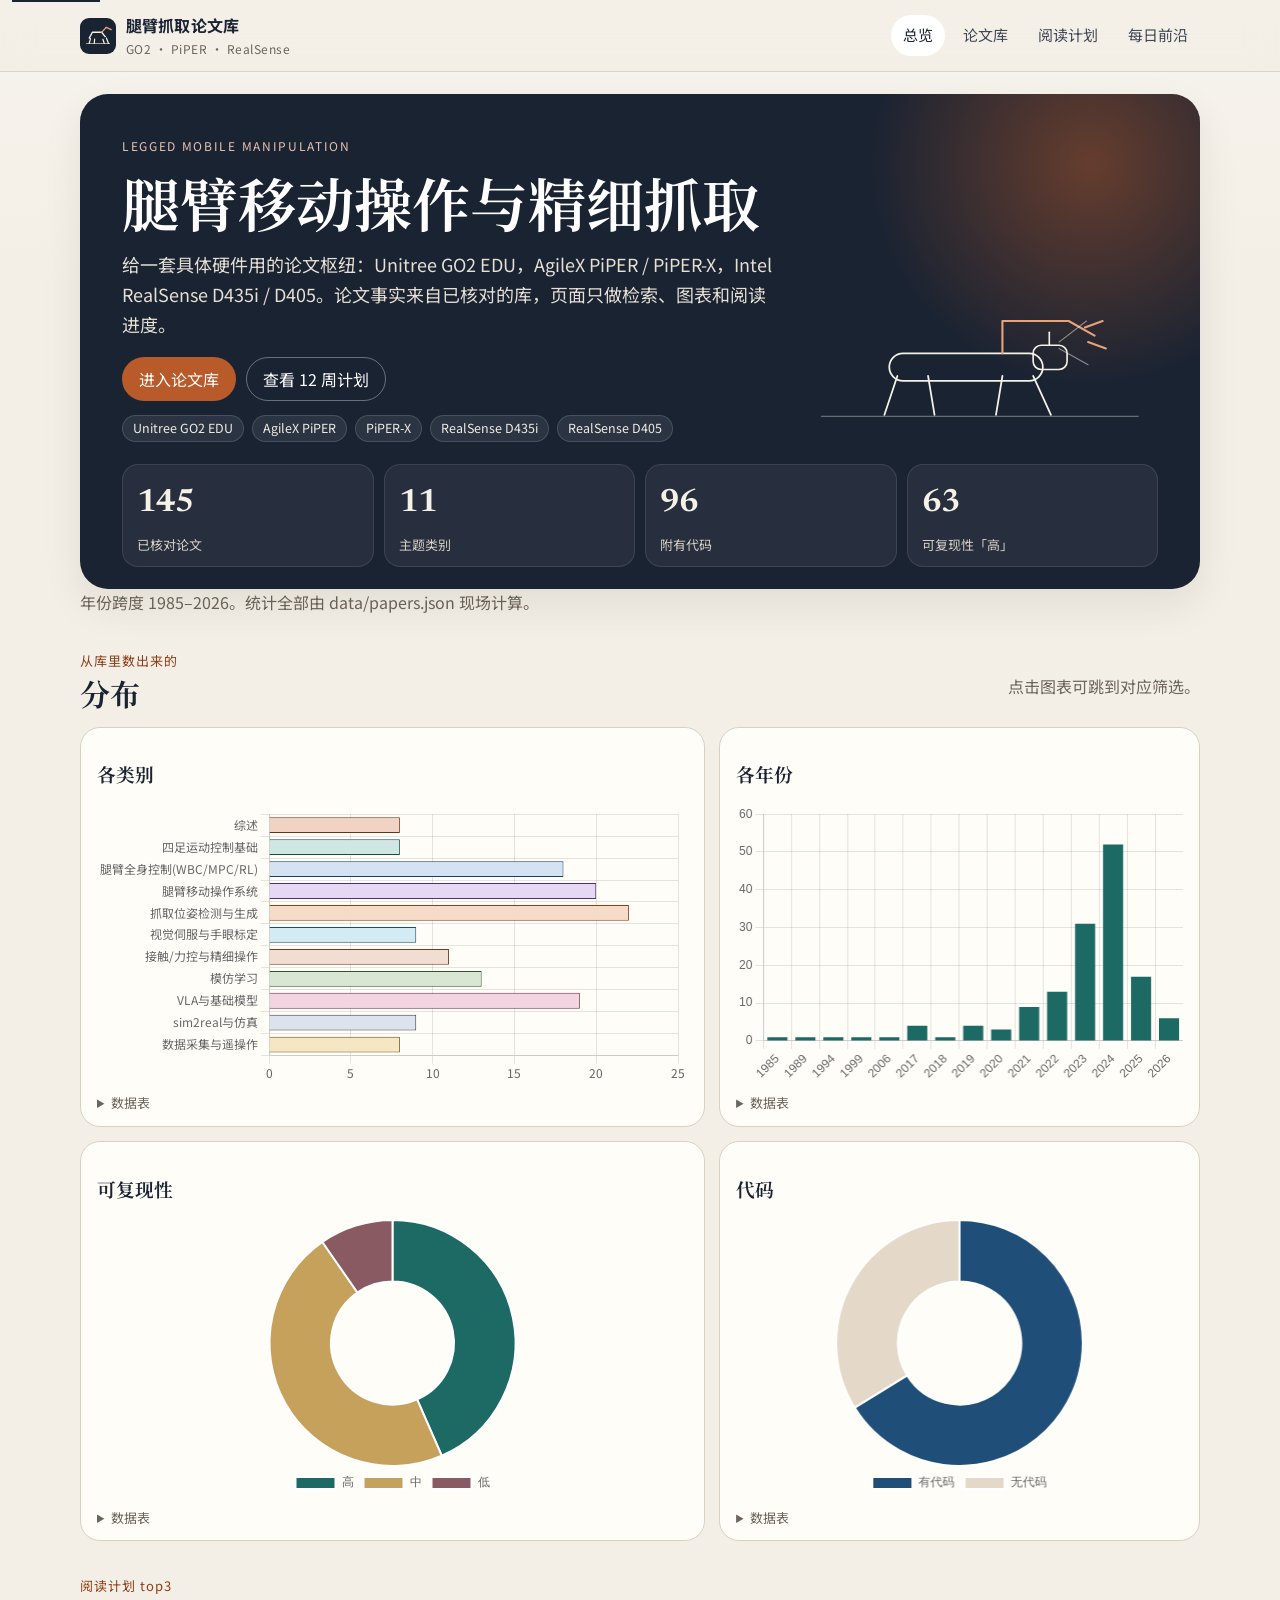
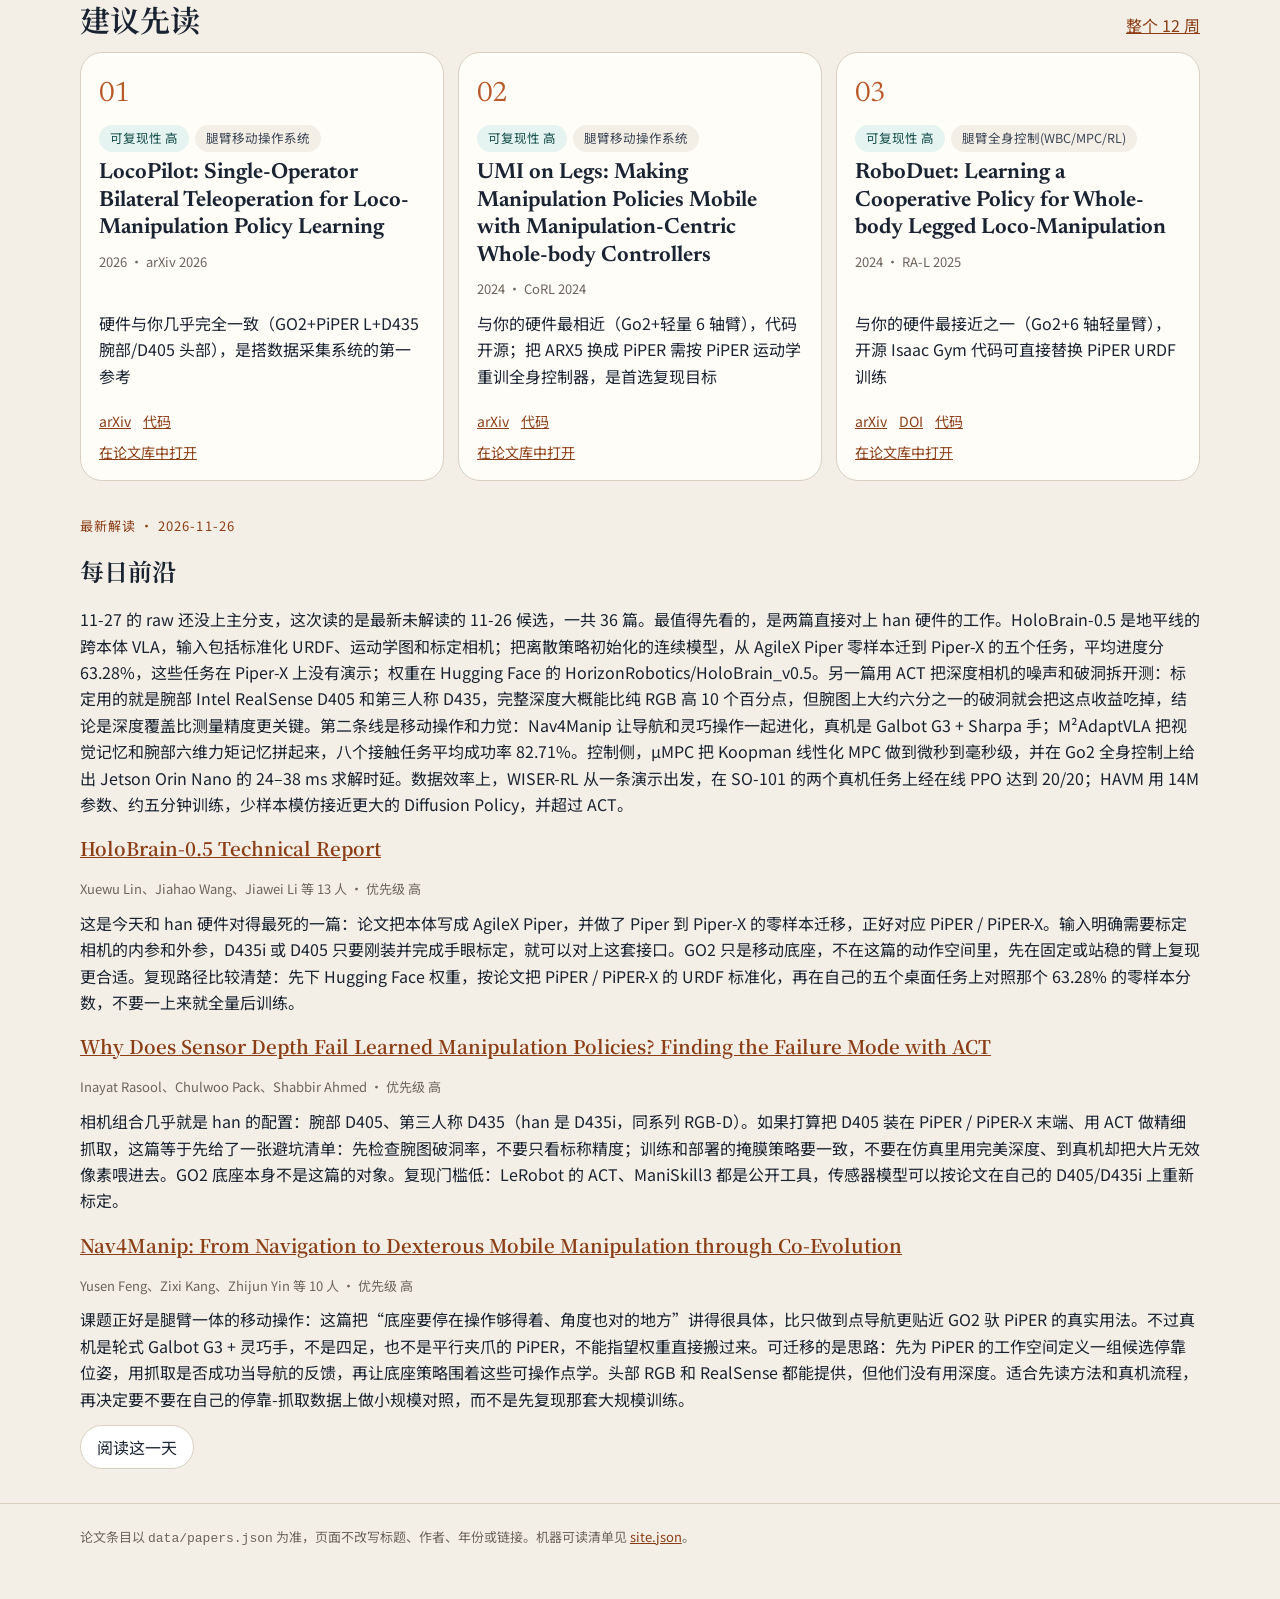
<file: index.html>
<!DOCTYPE html>
<html lang="zh-CN">
<head>
  <meta charset="utf-8">
  <meta name="viewport" content="width=device-width, initial-scale=1">
  <title>总览 · 腿臂抓取论文库</title>
  <meta name="description" content="面向 Unitree GO2 EDU、AgileX PiPER / PiPER-X 与 Intel RealSense D435i / D405 的腿臂移动操作与精细抓取论文枢纽。">
  <link rel="icon" href="assets/favicon.svg" type="image/svg+xml">
  <link rel="alternate" type="application/json" href="site.json" title="site manifest">
  <link rel="preconnect" href="https://fonts.googleapis.com">
  <link rel="preconnect" href="https://fonts.gstatic.com" crossorigin>
  <link href="https://fonts.googleapis.com/css2?family=Newsreader:ital,opsz,wght@0,6..72,500;0,6..72,650;1,6..72,500&family=Noto+Sans+SC:wght@400;500;700&family=Noto+Serif+SC:wght@600;700&display=swap" rel="stylesheet">
  <link rel="stylesheet" href="assets/styles.css">
</head>
<body>
  <a class="skip" href="#main">跳到正文</a>
  <header class="site-header">
    <div class="wrap">
      <a class="brand" href="index.html">
        <svg class="brand-mark" viewBox="0 0 48 48" aria-hidden="true">
          <rect width="48" height="48" rx="12" fill="#1a2332"/>
          <path d="M8 34h32" stroke="#e7d7c4" stroke-width="1.4" opacity=".7"/>
          <path d="M12 27.5 16.5 19h12.5l5 6.5" fill="none" stroke="#f6f1e7" stroke-width="1.8" stroke-linejoin="round"/>
          <path d="M28.5 19.5 35 12.5l6.5 3" fill="none" stroke="#e7a27a" stroke-width="1.8" stroke-linecap="round"/>
          <path d="M14 27.5 12.2 34M19.5 28.2 19 34M30.5 28.4 32.4 34M35.2 26.6 38 34" fill="none" stroke="#f6f1e7" stroke-width="1.6" stroke-linecap="round"/>
        </svg>
        <span><strong>腿臂抓取论文库</strong><small>GO2 · PiPER · RealSense</small></span>
      </a>
      <button class="nav-toggle" type="button" aria-expanded="false" aria-controls="site-nav">菜单</button>
      <nav id="site-nav" class="site-nav" aria-label="主导航">
        <a href="index.html" aria-current="page">总览</a>
        <a href="library.html">论文库</a>
        <a href="plan.html">阅读计划</a>
        <a href="daily.html">每日前沿</a>
      </nav>
    </div>
  </header>
  <main id="main">
    <div class="wrap">
      <noscript><p class="banner">需要启用 JavaScript 才能加载论文数据。</p></noscript>
      <p id="status" class="banner" hidden></p>
      <section class="hero">
        <div class="hero-grid">
          <div class="hero-copy">
            <p class="eyebrow">Legged mobile manipulation</p>
            <h1>腿臂移动操作与精细抓取</h1>
            <p class="lede">给一套具体硬件用的论文枢纽：Unitree GO2 EDU，AgileX PiPER / PiPER-X，Intel RealSense D435i / D405。论文事实来自已核对的库，页面只做检索、图表和阅读进度。</p>
            <div class="hero-actions">
              <a class="btn btn-primary" href="library.html">进入论文库</a>
              <a class="btn btn-ghost" href="plan.html">查看 12 周计划</a>
            </div>
            <ul class="chips">
              <li>Unitree GO2 EDU</li>
              <li>AgileX PiPER</li>
              <li>PiPER-X</li>
              <li>RealSense D435i</li>
              <li>RealSense D405</li>
            </ul>
          </div>
          <div class="hero-figure" aria-hidden="true">
            <svg viewBox="0 0 440 220" fill="none" stroke-linecap="round" stroke-linejoin="round">
              <path d="M24 196 H416" stroke="currentColor" stroke-width="1.4" opacity=".35"/>
              <path d="M118 146 L102 194 M156 146 L164 194 M248 146 L240 194 M286 146 L308 194" stroke="currentColor" stroke-width="2.2"/>
              <rect x="108" y="118" width="190" height="34" rx="17" stroke="currentColor" stroke-width="2.2"/>
              <rect x="286" y="108" width="42" height="30" rx="10" stroke="currentColor" stroke-width="2"/>
              <path d="M306 108 V92" stroke="currentColor" stroke-width="2"/>
              <path d="M248 118 V78 H330 L362 96" stroke="#e7a27a" stroke-width="2.6"/>
              <path d="M350 86 L372 78 M354 104 L376 112" stroke="#e7a27a" stroke-width="2.6"/>
              <path d="M318 104 L352 78 M318 112 L354 132" stroke="currentColor" stroke-width="1.3" opacity=".5"/>
            </svg>
          </div>
        </div>
        <div id="stats" class="stat-row" aria-live="polite">
          <article class="stat"><b>—</b><span>正在统计</span></article>
        </div>
      </section>
      <p id="year-span" class="muted"></p>
      <p id="progress-note" class="muted"></p>

      <section class="section" aria-labelledby="chart-title">
        <div class="section-head">
          <div>
            <p class="kicker">从库里数出来的</p>
            <h2 id="chart-title">分布</h2>
          </div>
          <p class="muted">点击图表可跳到对应筛选。</p>
        </div>
        <div class="chart-grid">
          <article class="panel">
            <h3>各类别</h3>
            <div class="chart-box"><canvas id="chart-category"></canvas></div>
            <details class="data-table"><summary>数据表</summary><div id="cat-table"></div></details>
          </article>
          <article class="panel">
            <h3>各年份</h3>
            <div class="chart-box"><canvas id="chart-year"></canvas></div>
            <details class="data-table"><summary>数据表</summary><div id="year-table"></div></details>
          </article>
          <article class="panel">
            <h3>可复现性</h3>
            <div class="chart-box"><canvas id="chart-repro"></canvas></div>
            <details class="data-table"><summary>数据表</summary><div id="repro-table"></div></details>
          </article>
          <article class="panel">
            <h3>代码</h3>
            <div class="chart-box"><canvas id="chart-code"></canvas></div>
            <details class="data-table"><summary>数据表</summary><div id="code-table"></div></details>
          </article>
        </div>
      </section>

      <section class="section" aria-labelledby="top3-title">
        <div class="section-head">
          <div>
            <p class="kicker">阅读计划 top3</p>
            <h2 id="top3-title">建议先读</h2>
          </div>
          <a href="plan.html">整个 12 周</a>
        </div>
        <div id="top3" class="top3"></div>
      </section>

      <section class="section" id="daily-preview" aria-live="polite">
        <p class="muted">正在查看每日前沿……</p>
      </section>
    </div>
  </main>
  <footer class="site-footer">
    <div class="wrap">
      <p>论文条目以 <code>data/papers.json</code> 为准，页面不改写标题、作者、年份或链接。机器可读清单见 <a href="site.json">site.json</a>。</p>
    </div>
  </footer>
  <script src="assets/chart.umd.min.js"></script>
  <script src="assets/common.js"></script>
  <script src="assets/home.js"></script>
</body>
</html>
</file>
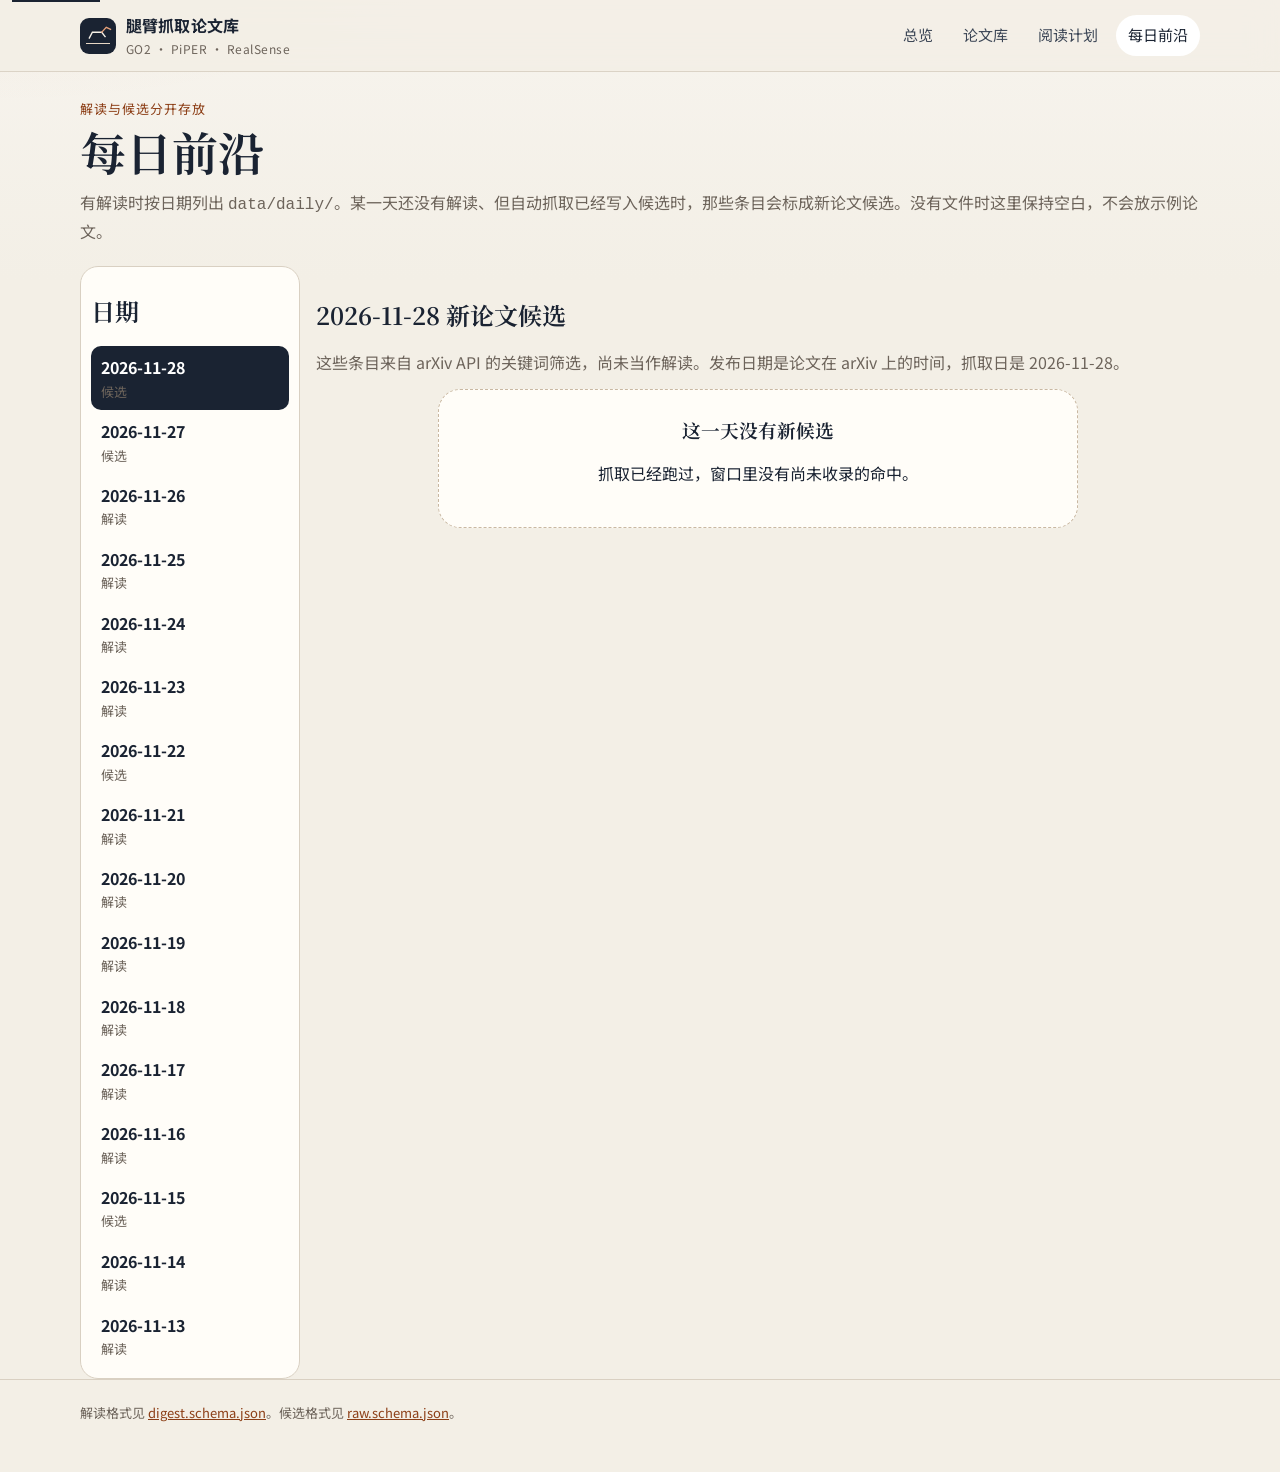
<file: daily.html>
<!DOCTYPE html>
<html lang="zh-CN">
<head>
  <meta charset="utf-8">
  <meta name="viewport" content="width=device-width, initial-scale=1">
  <title>每日前沿 · 腿臂抓取论文库</title>
  <meta name="description" content="腿臂移动操作与精细抓取的每日解读，以及未经解读的 arXiv 候选。">
  <link rel="icon" href="assets/favicon.svg" type="image/svg+xml">
  <link rel="alternate" type="application/json" href="site.json" title="site manifest">
  <link rel="preconnect" href="https://fonts.googleapis.com">
  <link rel="preconnect" href="https://fonts.gstatic.com" crossorigin>
  <link href="https://fonts.googleapis.com/css2?family=Newsreader:ital,opsz,wght@0,6..72,500;0,6..72,650;1,6..72,500&family=Noto+Sans+SC:wght@400;500;700&family=Noto+Serif+SC:wght@600;700&display=swap" rel="stylesheet">
  <link rel="stylesheet" href="assets/styles.css">
</head>
<body>
  <a class="skip" href="#main">跳到正文</a>
  <header class="site-header">
    <div class="wrap">
      <a class="brand" href="index.html">
        <svg class="brand-mark" viewBox="0 0 48 48" aria-hidden="true"><rect width="48" height="48" rx="12" fill="#1a2332"/><path d="M8 34h32" stroke="#e7d7c4" stroke-width="1.4"/><path d="M12 27.5 16.5 19h12.5l5 6.5" fill="none" stroke="#f6f1e7" stroke-width="1.8"/><path d="M28.5 19.5 35 12.5l6.5 3" fill="none" stroke="#e7a27a" stroke-width="1.8"/></svg>
        <span><strong>腿臂抓取论文库</strong><small>GO2 · PiPER · RealSense</small></span>
      </a>
      <button class="nav-toggle" type="button" aria-expanded="false" aria-controls="site-nav">菜单</button>
      <nav id="site-nav" class="site-nav" aria-label="主导航">
        <a href="index.html">总览</a>
        <a href="library.html">论文库</a>
        <a href="plan.html">阅读计划</a>
        <a href="daily.html" aria-current="page">每日前沿</a>
      </nav>
    </div>
  </header>
  <main id="main">
    <div class="wrap page-intro">
      <noscript><p class="banner">需要启用 JavaScript 才能加载每日前沿。</p></noscript>
      <p id="status" class="banner" hidden></p>
      <p class="kicker">解读与候选分开存放</p>
      <h1>每日前沿</h1>
      <p class="muted">有解读时按日期列出 <code>data/daily/</code>。某一天还没有解读、但自动抓取已经写入候选时，那些条目会标成新论文候选。没有文件时这里保持空白，不会放示例论文。</p>
    </div>
    <div class="wrap daily-layout">
      <aside id="archive" class="archive" hidden aria-label="日期档案"></aside>
      <div id="daily-main" aria-live="polite"><p class="muted">正在读取索引……</p></div>
    </div>
  </main>
  <footer class="site-footer">
    <div class="wrap"><p>解读格式见 <a href="data/daily/digest.schema.json">digest.schema.json</a>。候选格式见 <a href="data/arxiv_raw/raw.schema.json">raw.schema.json</a>。</p></div>
  </footer>
  <script src="assets/common.js"></script>
  <script src="assets/daily.js"></script>
</body>
</html>
</file>
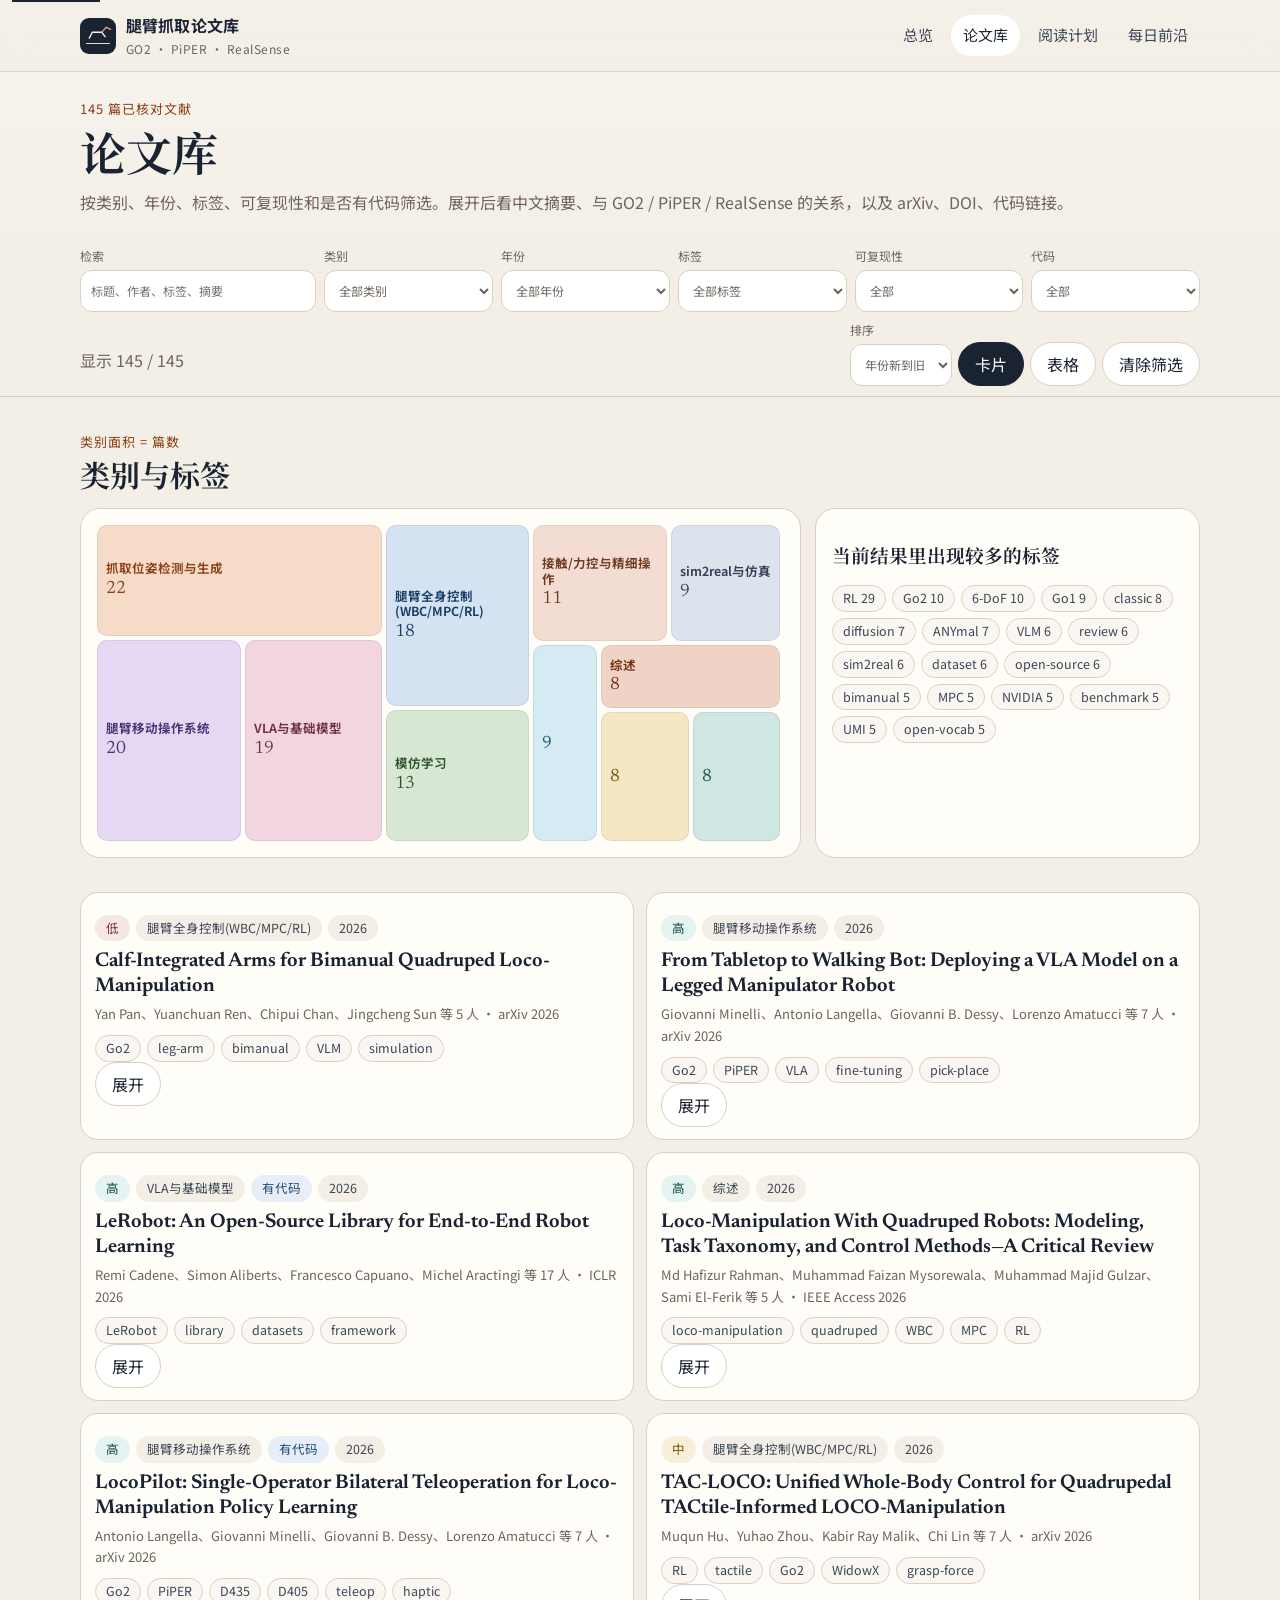
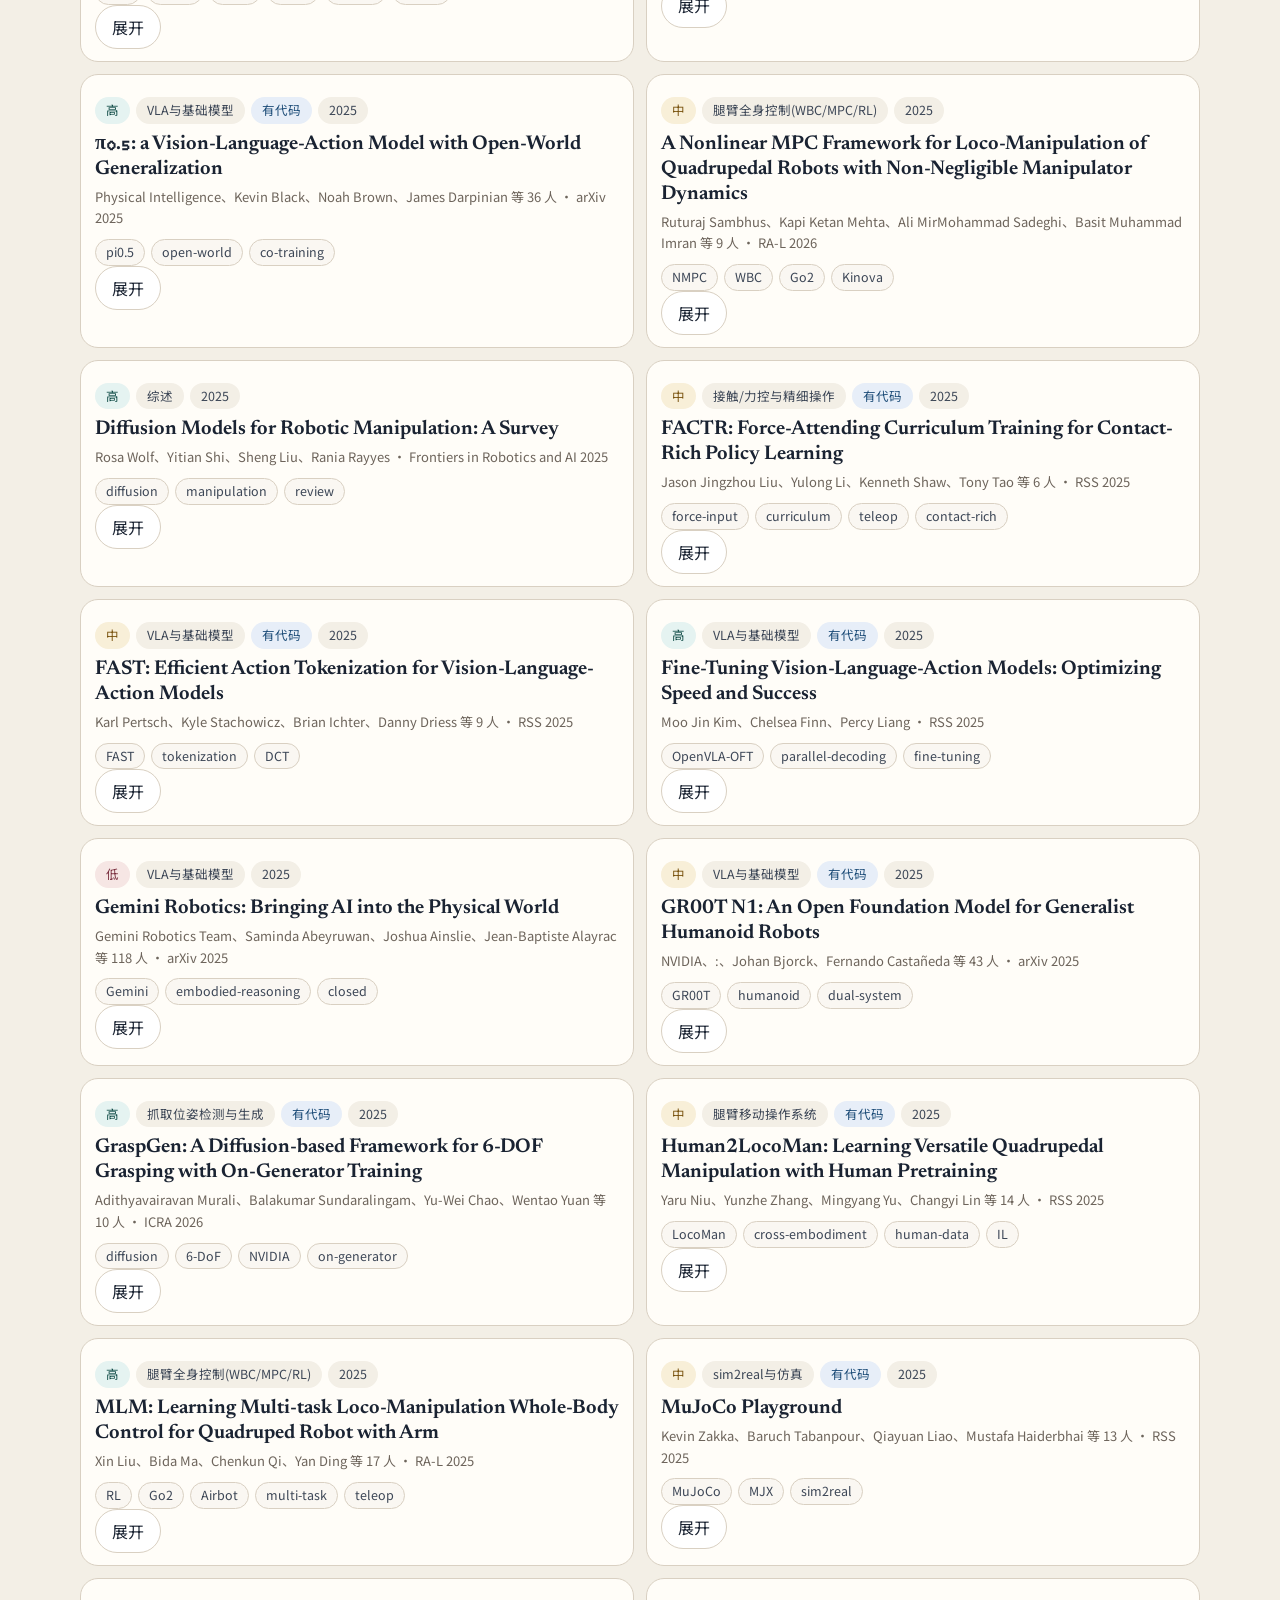
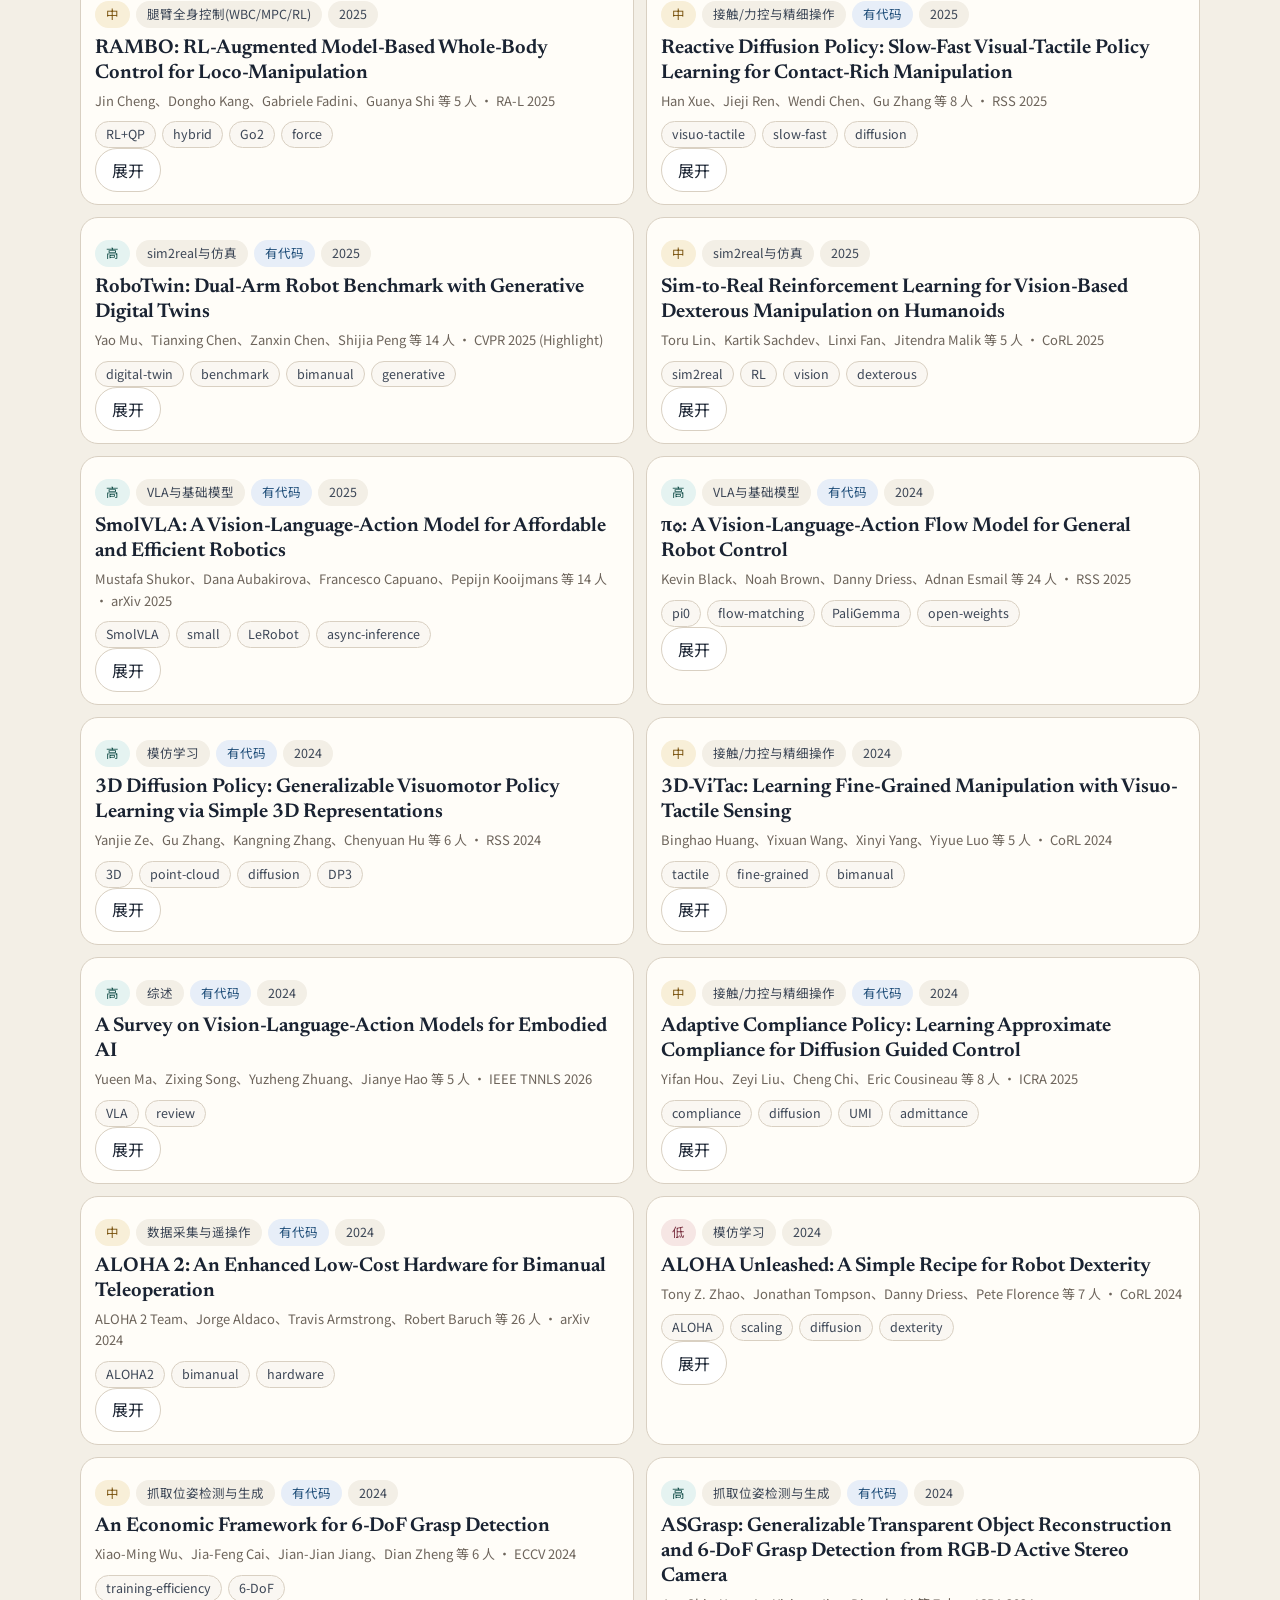
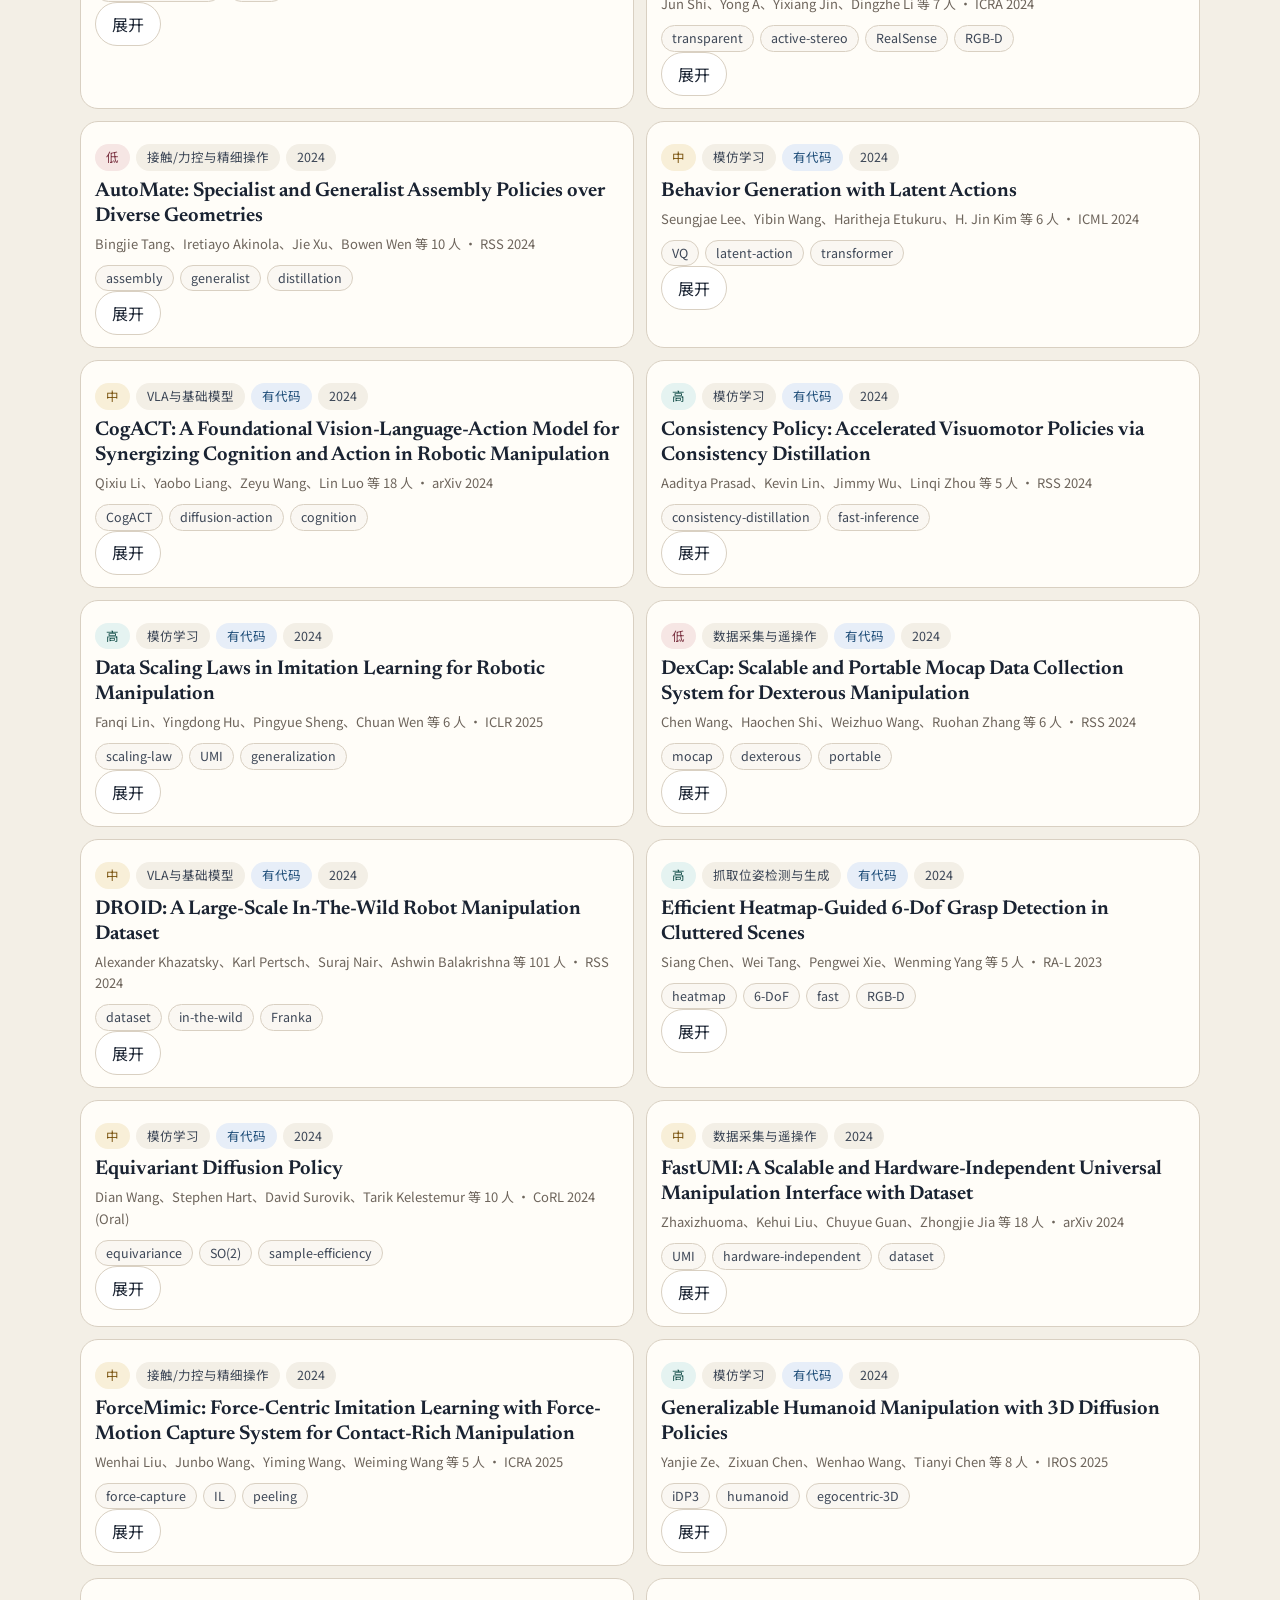
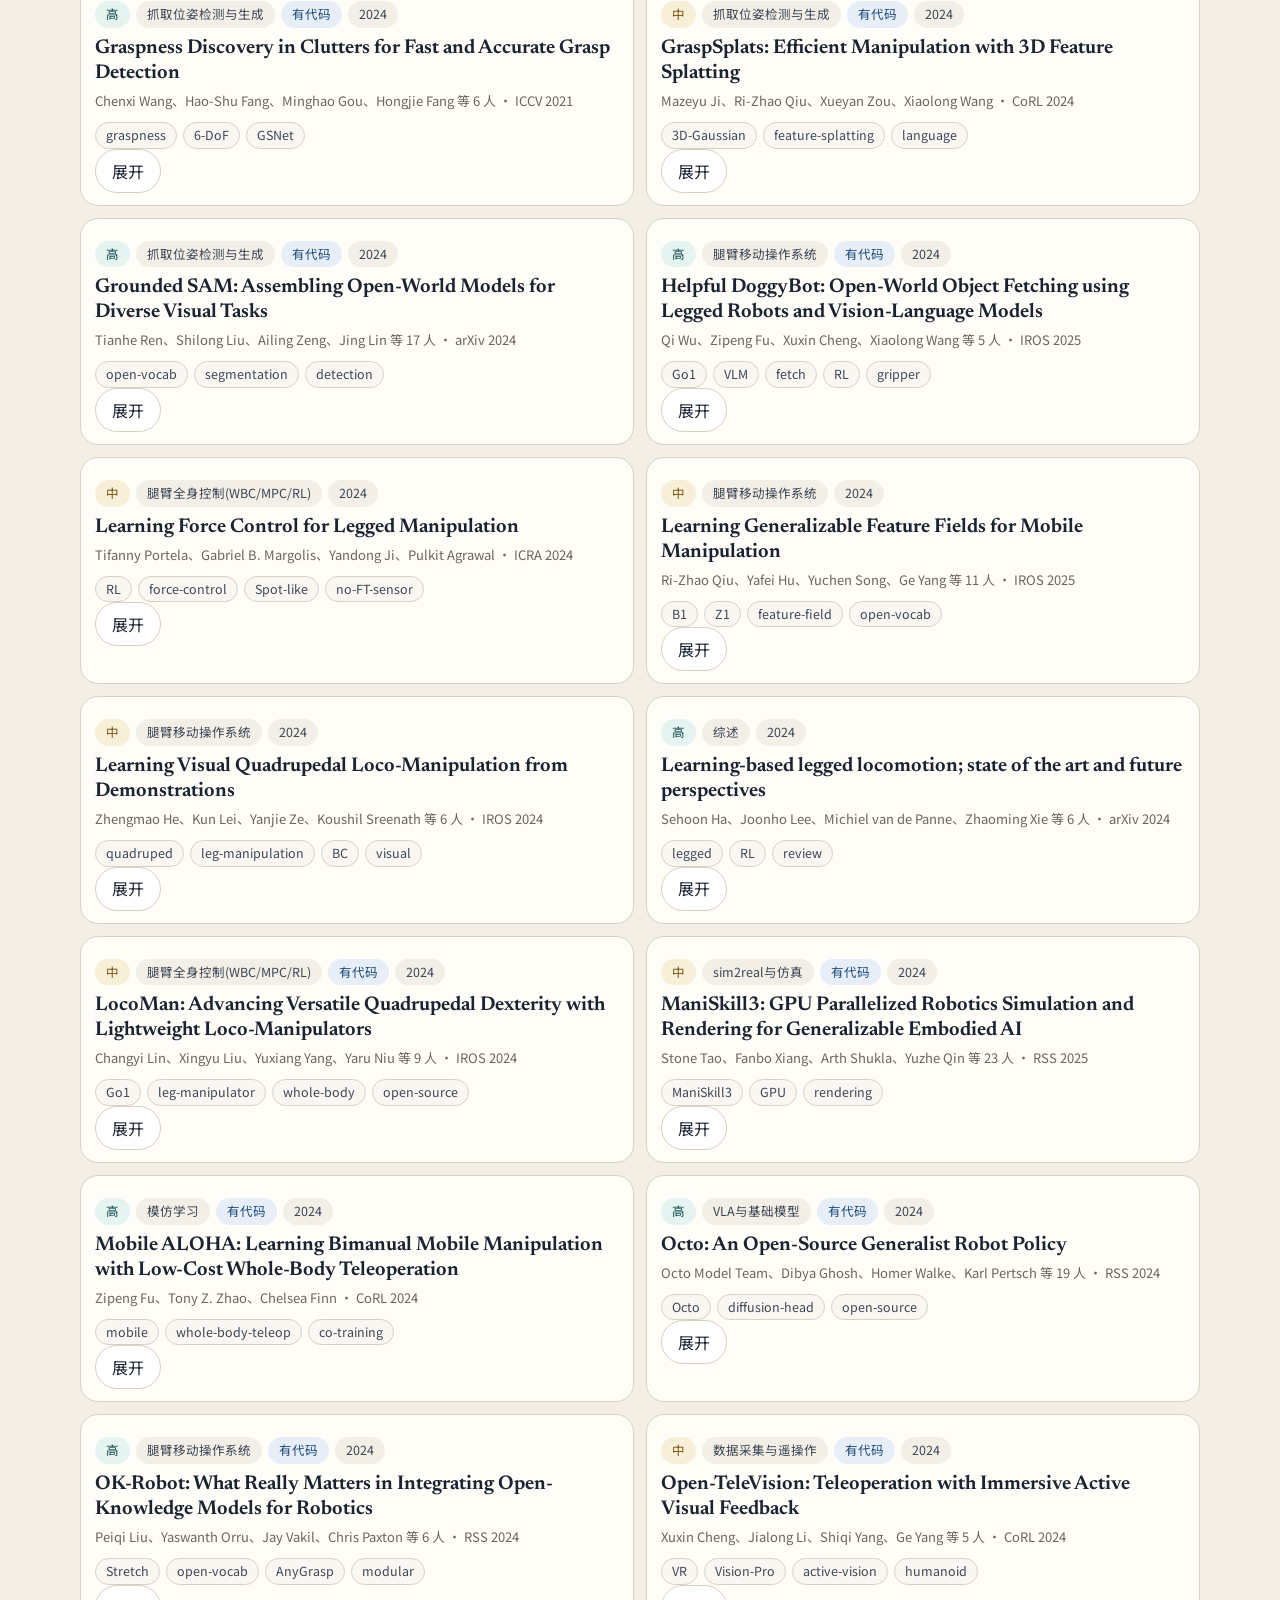
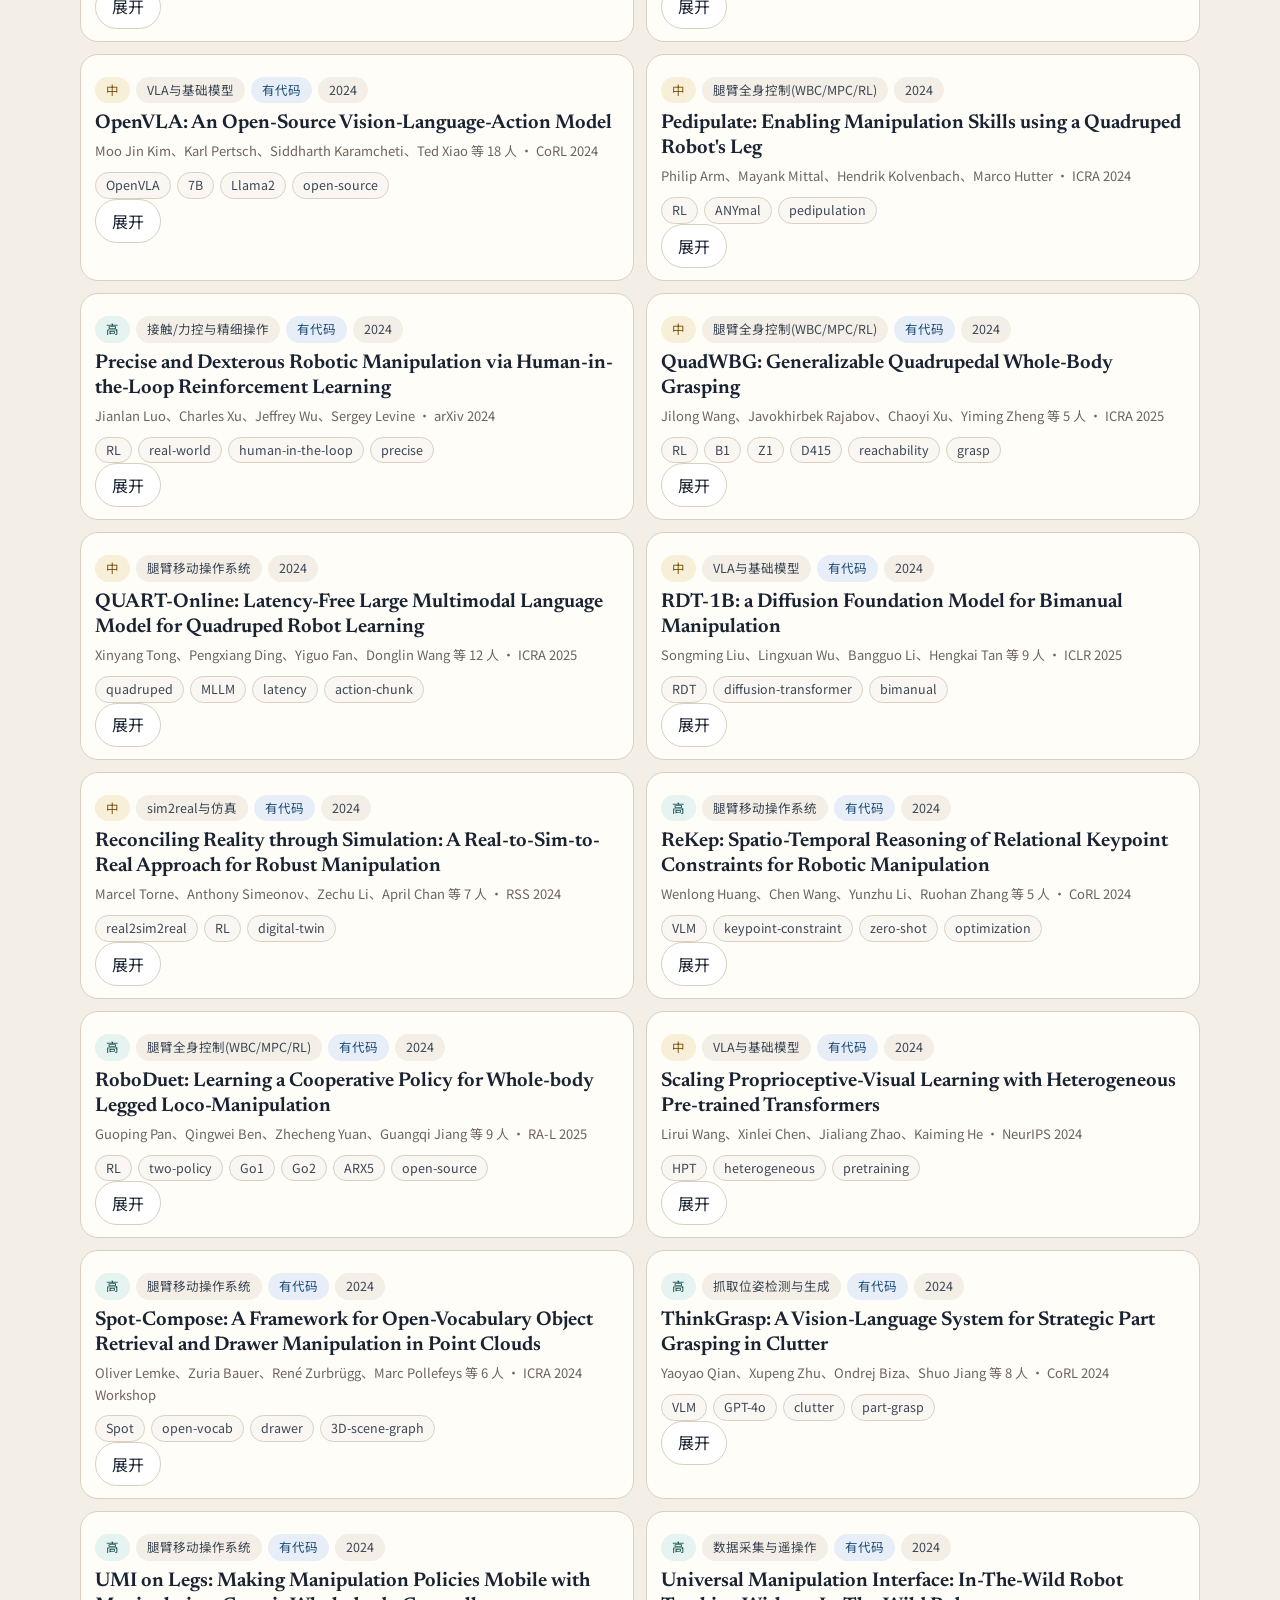
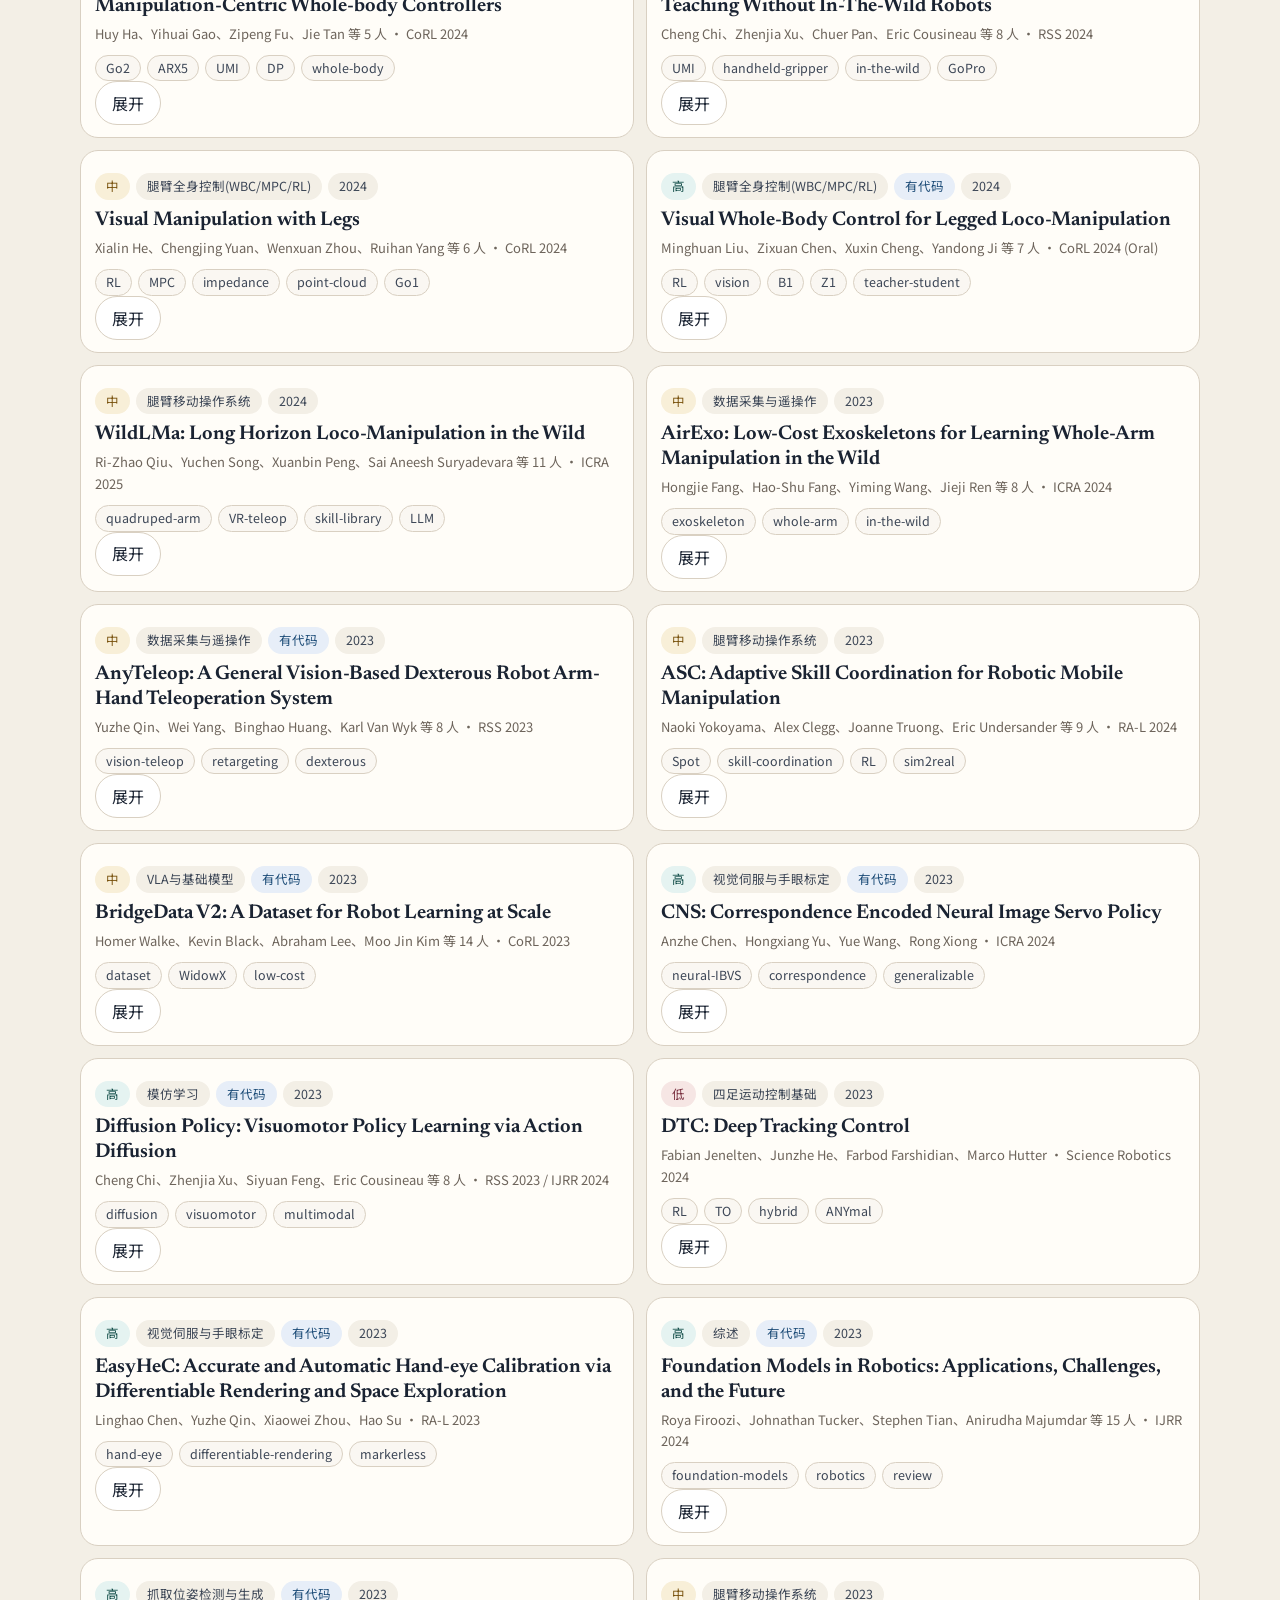
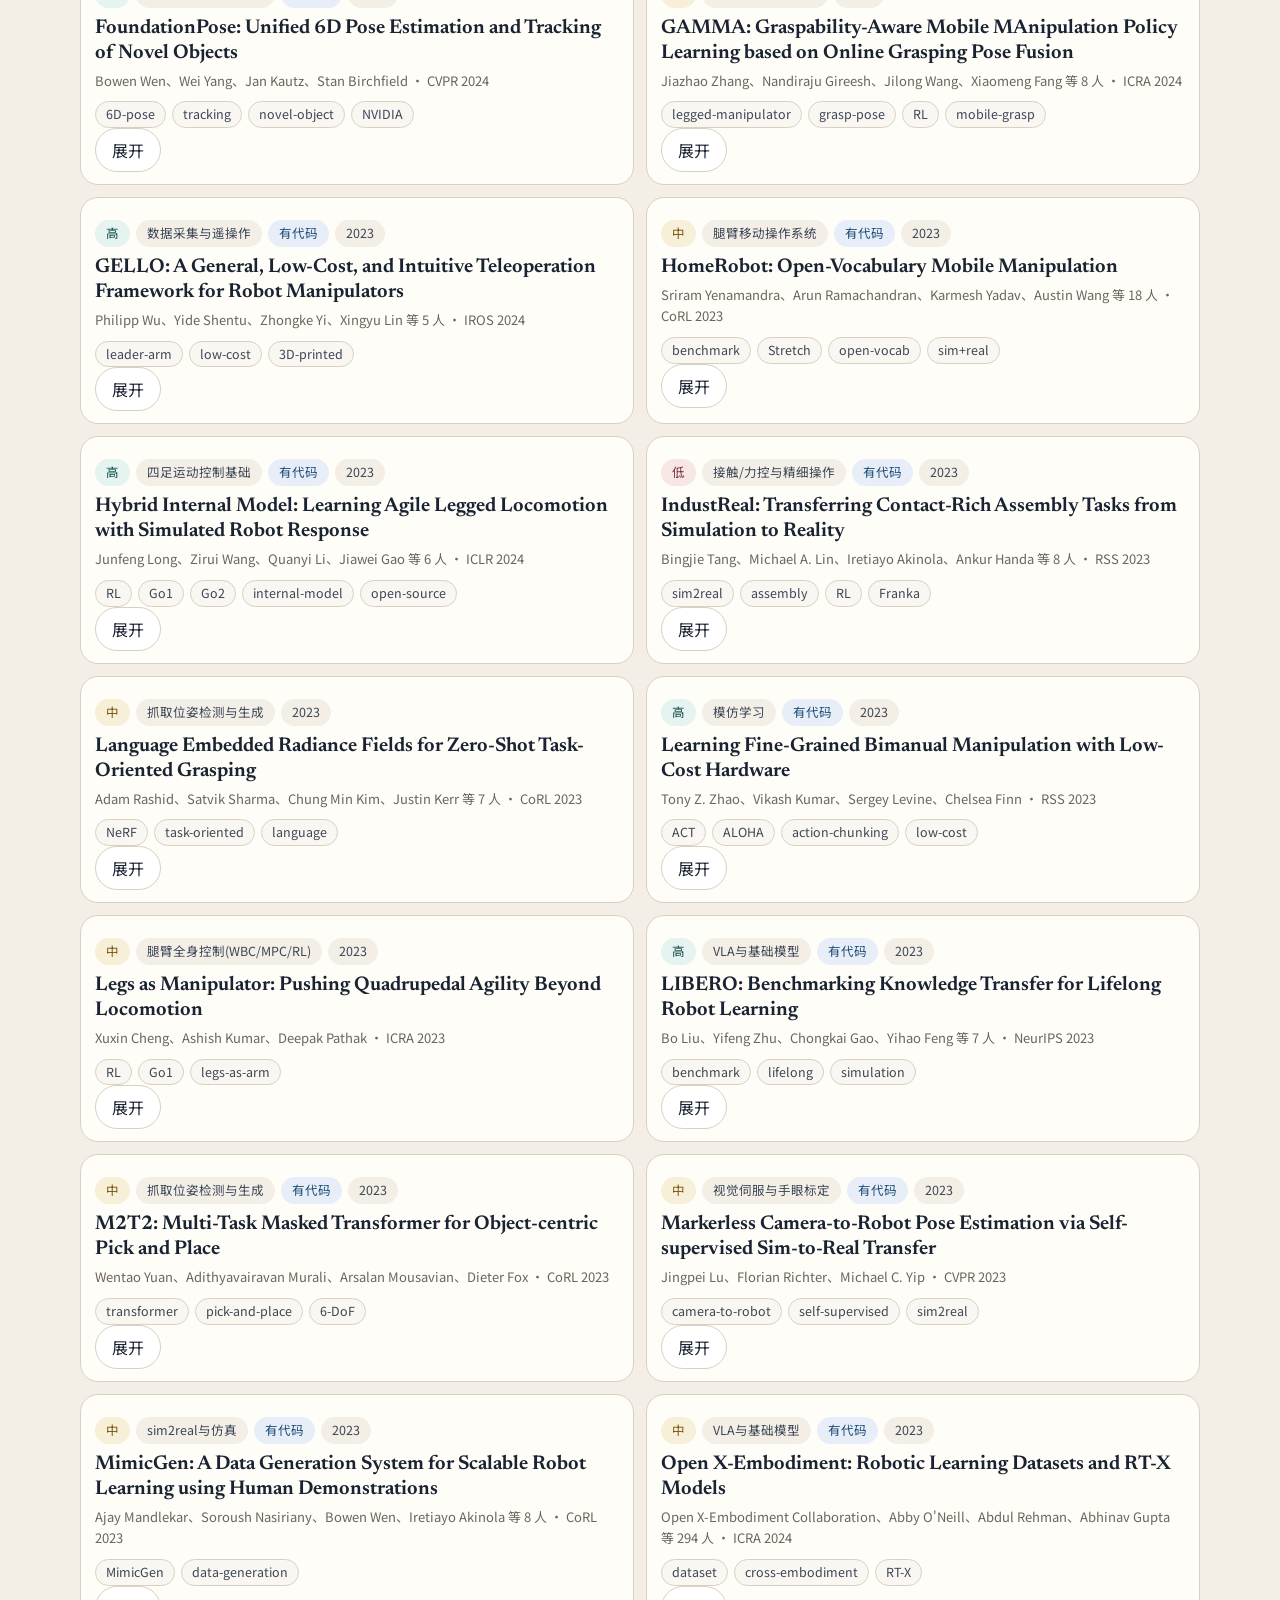
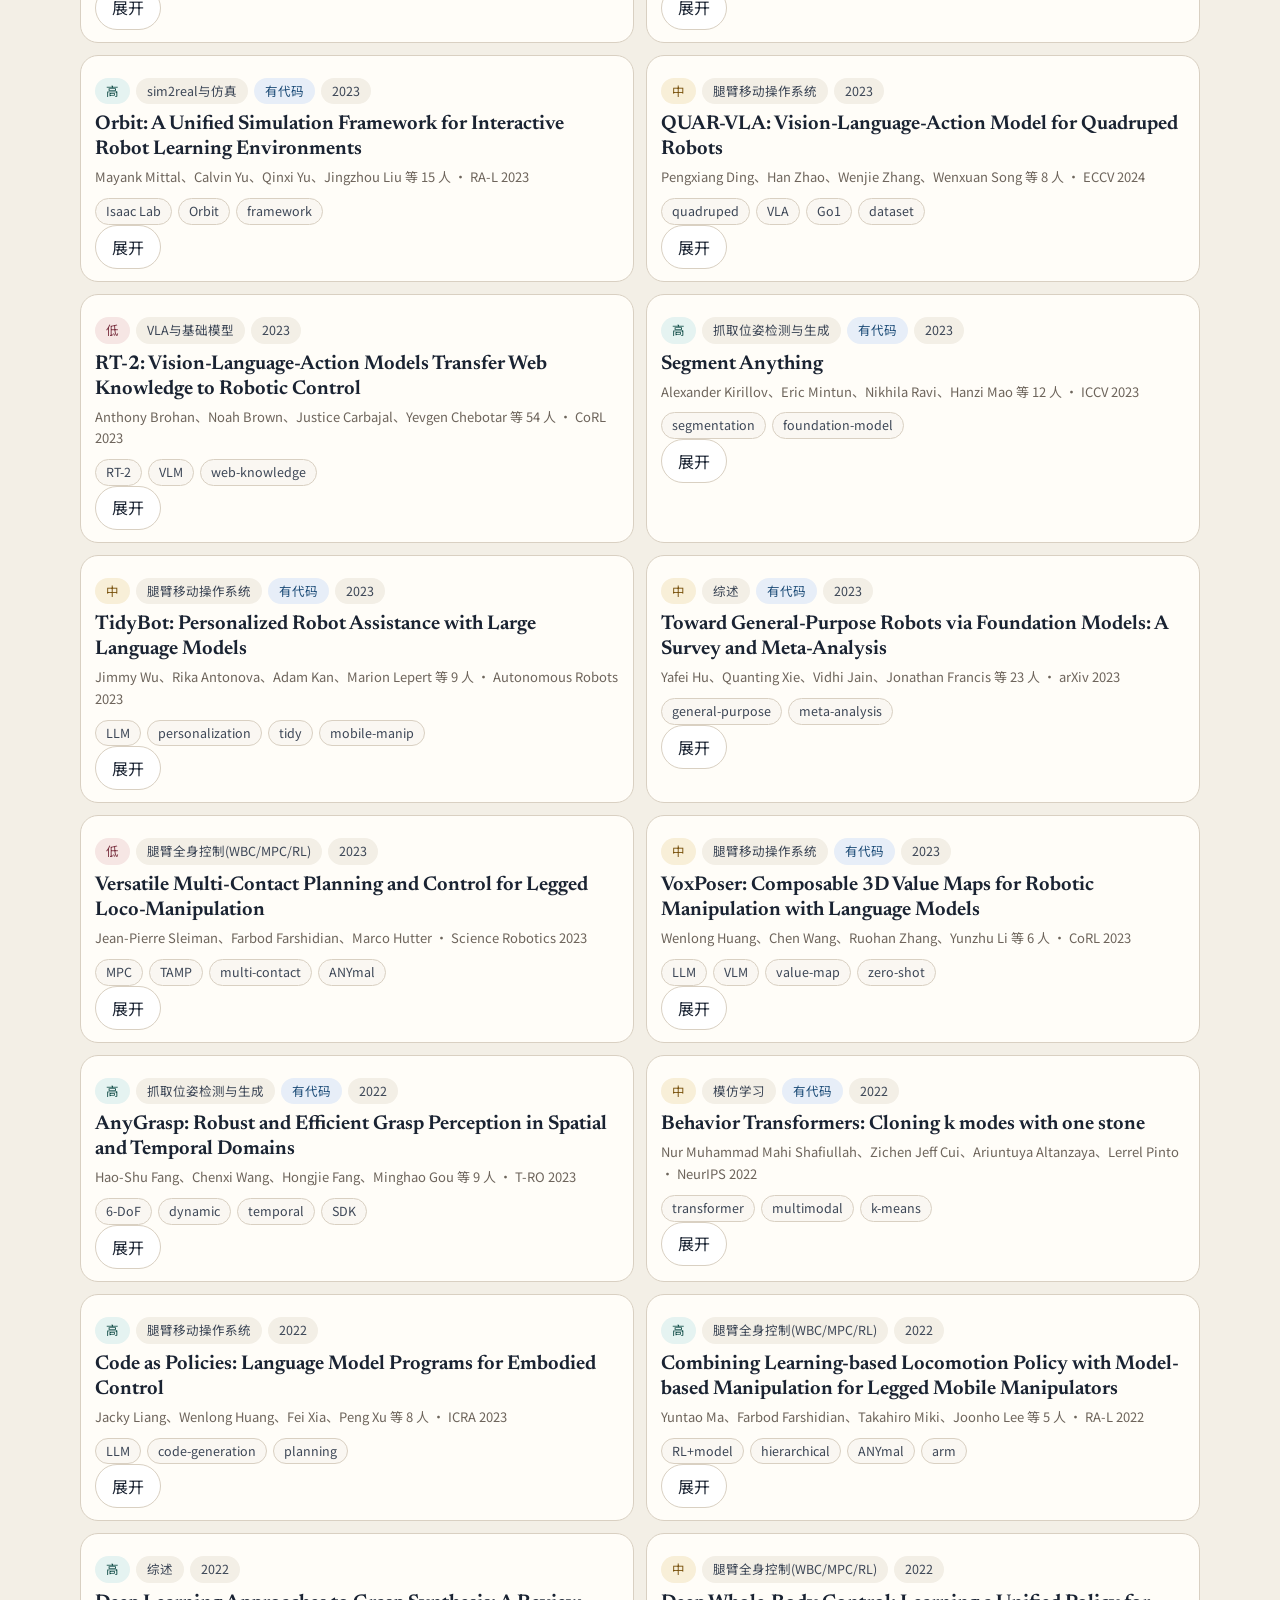
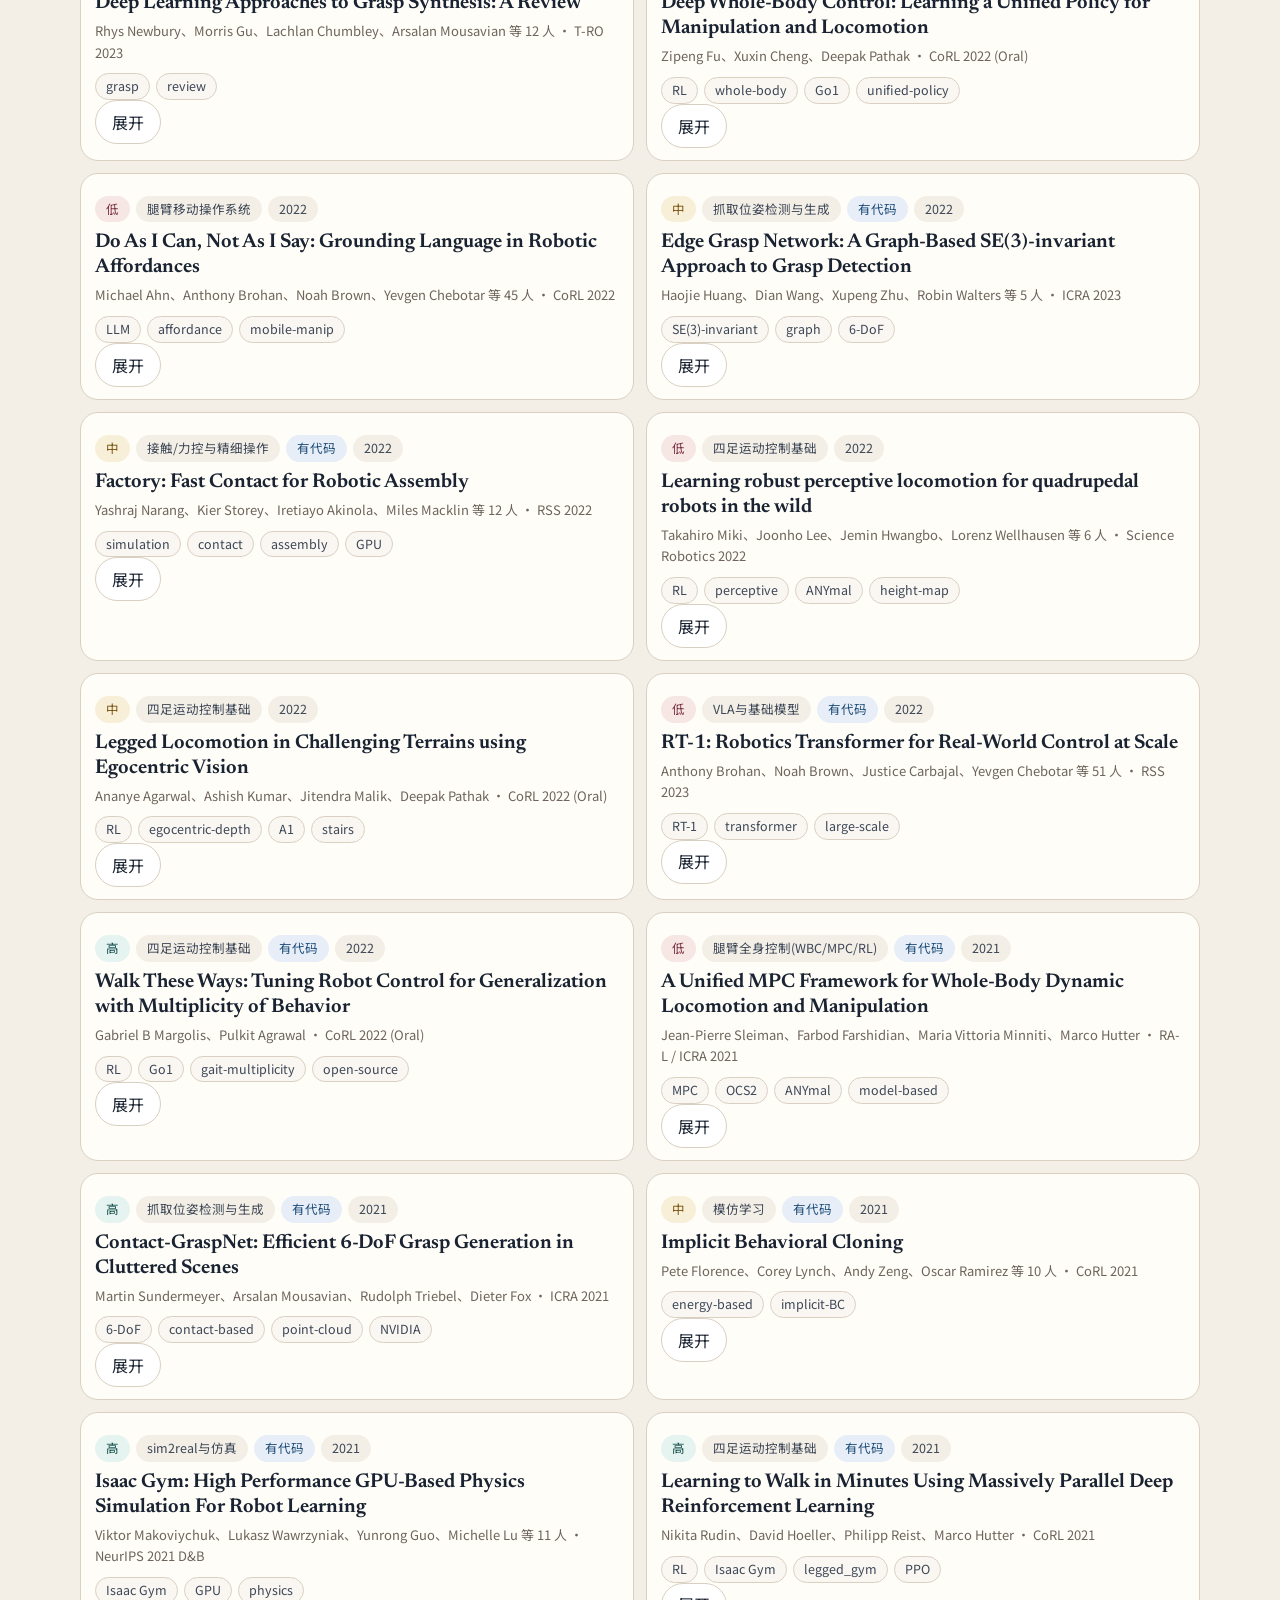
<file: library.html>
<!DOCTYPE html>
<html lang="zh-CN">
<head>
  <meta charset="utf-8">
  <meta name="viewport" content="width=device-width, initial-scale=1">
  <title>论文库 · 腿臂抓取论文库</title>
  <meta name="description" content="可检索、可筛选的腿臂移动操作与精细抓取论文库。">
  <link rel="icon" href="assets/favicon.svg" type="image/svg+xml">
  <link rel="alternate" type="application/json" href="site.json" title="site manifest">
  <link rel="preconnect" href="https://fonts.googleapis.com">
  <link rel="preconnect" href="https://fonts.gstatic.com" crossorigin>
  <link href="https://fonts.googleapis.com/css2?family=Newsreader:ital,opsz,wght@0,6..72,500;0,6..72,650;1,6..72,500&family=Noto+Sans+SC:wght@400;500;700&family=Noto+Serif+SC:wght@600;700&display=swap" rel="stylesheet">
  <link rel="stylesheet" href="assets/styles.css">
</head>
<body>
  <a class="skip" href="#main">跳到正文</a>
  <header class="site-header">
    <div class="wrap">
      <a class="brand" href="index.html">
        <svg class="brand-mark" viewBox="0 0 48 48" aria-hidden="true"><rect width="48" height="48" rx="12" fill="#1a2332"/><path d="M8 34h32" stroke="#e7d7c4" stroke-width="1.4"/><path d="M12 27.5 16.5 19h12.5l5 6.5" fill="none" stroke="#f6f1e7" stroke-width="1.8"/><path d="M28.5 19.5 35 12.5l6.5 3" fill="none" stroke="#e7a27a" stroke-width="1.8"/></svg>
        <span><strong>腿臂抓取论文库</strong><small>GO2 · PiPER · RealSense</small></span>
      </a>
      <button class="nav-toggle" type="button" aria-expanded="false" aria-controls="site-nav">菜单</button>
      <nav id="site-nav" class="site-nav" aria-label="主导航">
        <a href="index.html">总览</a>
        <a href="library.html" aria-current="page">论文库</a>
        <a href="plan.html">阅读计划</a>
        <a href="daily.html">每日前沿</a>
      </nav>
    </div>
  </header>
  <main id="main">
    <div class="wrap page-intro">
      <noscript><p class="banner">需要启用 JavaScript 才能加载论文数据。</p></noscript>
      <p id="status" class="banner" hidden></p>
      <p class="kicker">145 篇已核对文献</p>
      <h1>论文库</h1>
      <p class="muted">按类别、年份、标签、可复现性和是否有代码筛选。展开后看中文摘要、与 GO2 / PiPER / RealSense 的关系，以及 arXiv、DOI、代码链接。</p>
    </div>
    <div class="toolbar">
      <div class="wrap">
        <form class="filters" id="filters" action="library.html" role="search">
          <label class="field">检索
            <input id="filter-q" type="search" name="q" placeholder="标题、作者、标签、摘要" autocomplete="off">
          </label>
          <label class="field">类别
            <select id="filter-category" name="category"><option value="">全部类别</option></select>
          </label>
          <label class="field">年份
            <select id="filter-year" name="year"><option value="">全部年份</option></select>
          </label>
          <label class="field">标签
            <select id="filter-tag" name="tag"><option value="">全部标签</option></select>
          </label>
          <label class="field">可复现性
            <select id="filter-repro" name="repro">
              <option value="">全部</option>
              <option value="高">高</option>
              <option value="中">中</option>
              <option value="低">低</option>
            </select>
          </label>
          <label class="field">代码
            <select id="filter-code" name="code">
              <option value="">全部</option>
              <option value="1">有代码</option>
              <option value="0">无代码</option>
            </select>
          </label>
        </form>
        <div class="toolbar-row">
          <p id="result-count" class="muted">正在加载……</p>
          <div class="view-toggle">
            <label class="field">排序
              <select id="filter-sort">
                <option value="year-desc">年份新到旧</option>
                <option value="year-asc">年份旧到新</option>
                <option value="repro">可复现性</option>
                <option value="title">标题</option>
              </select>
            </label>
            <button type="button" class="btn btn-line" data-view="card" aria-pressed="true">卡片</button>
            <button type="button" class="btn btn-line" data-view="table" aria-pressed="false">表格</button>
            <button type="button" class="btn btn-line" id="clear-filters">清除筛选</button>
          </div>
        </div>
      </div>
    </div>
    <div class="wrap" id="library">
      <section class="section" aria-labelledby="map-title">
        <div class="section-head">
          <div>
            <p class="kicker">类别面积 = 篇数</p>
            <h2 id="map-title">类别与标签</h2>
          </div>
        </div>
        <div class="treemap-layout">
          <div class="panel"><div id="treemap" class="treemap" role="group" aria-label="类别树图"></div></div>
          <div class="panel">
            <h3 id="tag-caption">标签</h3>
            <div id="tag-cloud" class="tag-cloud"></div>
          </div>
        </div>
      </section>
      <section id="results" class="section" aria-live="polite"></section>
    </div>
  </main>
  <footer class="site-footer">
    <div class="wrap"><p>可复现性表示在 GO2 + PiPER + RealSense 上复现的难易，定义见 README。按 <kbd>/</kbd> 聚焦检索。</p></div>
  </footer>
  <script src="assets/common.js"></script>
  <script src="assets/treemap.js"></script>
  <script src="assets/library.js"></script>
</body>
</html>
</file>
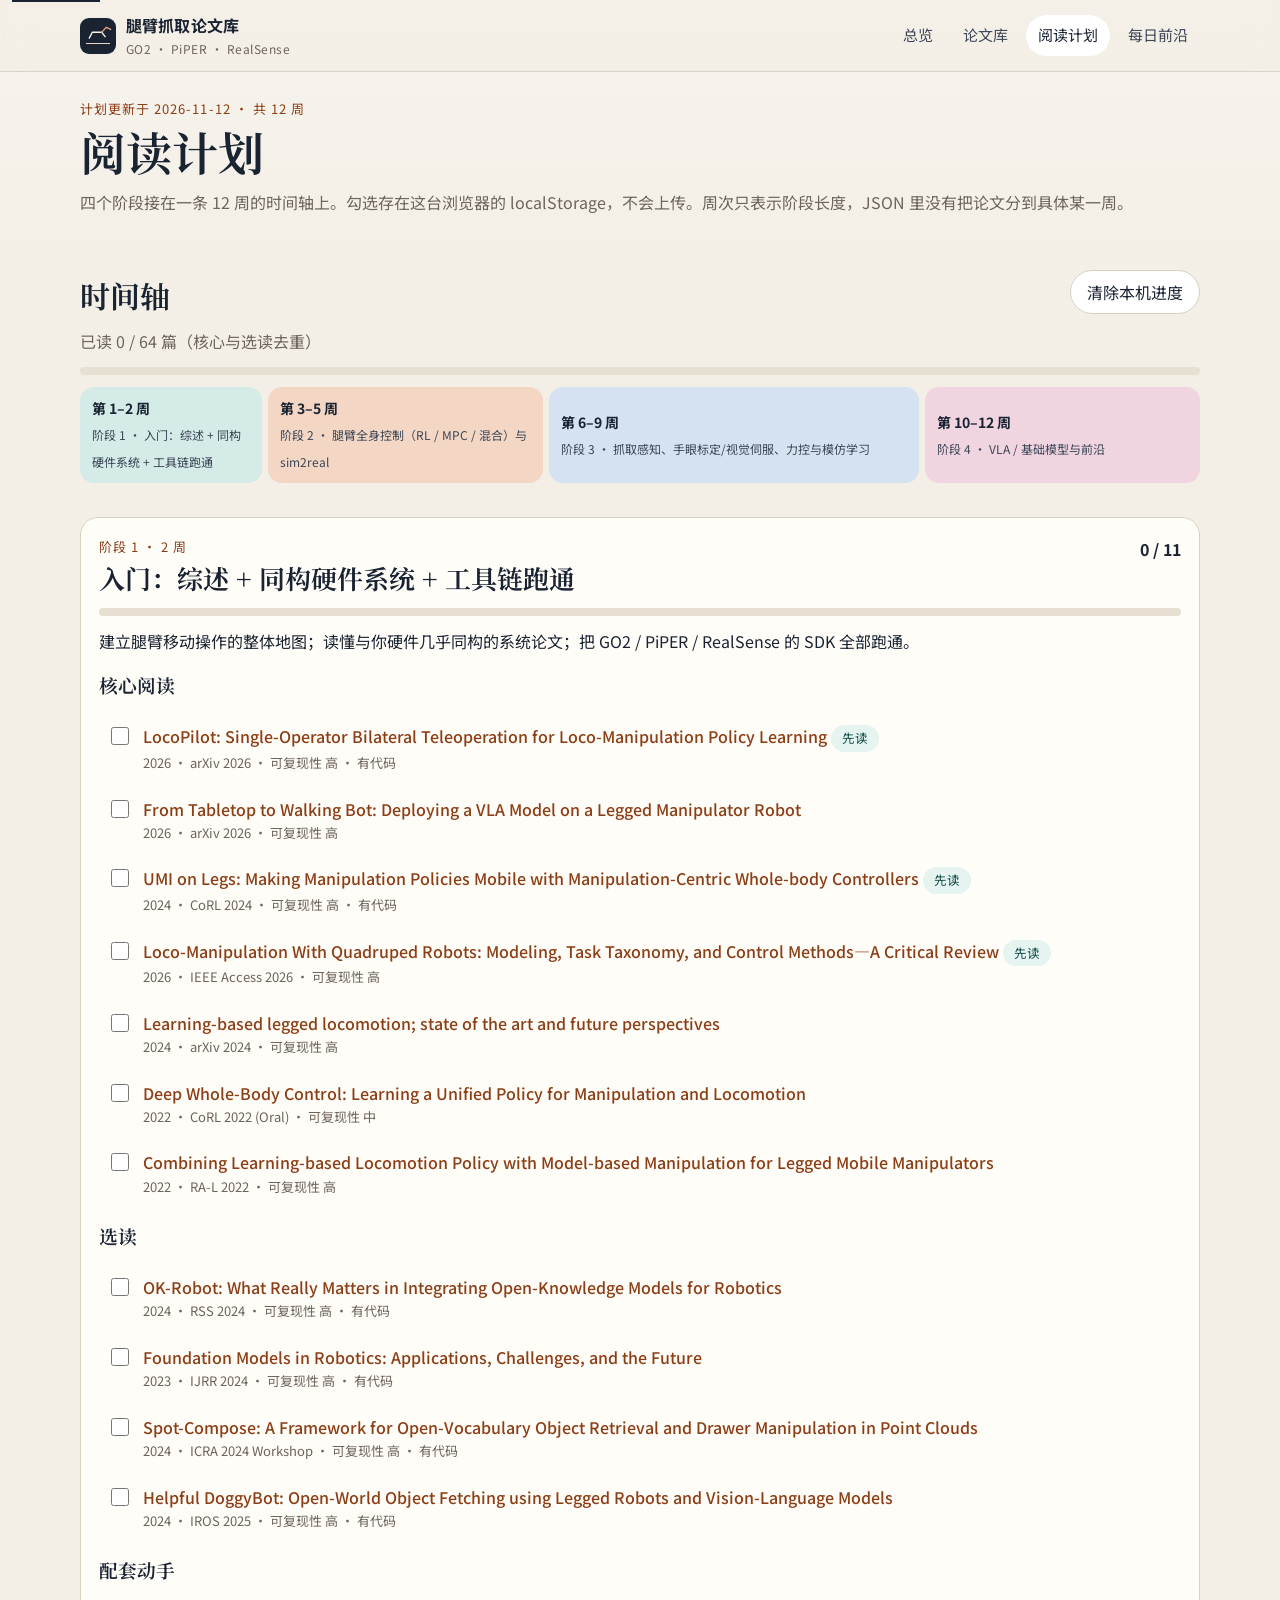
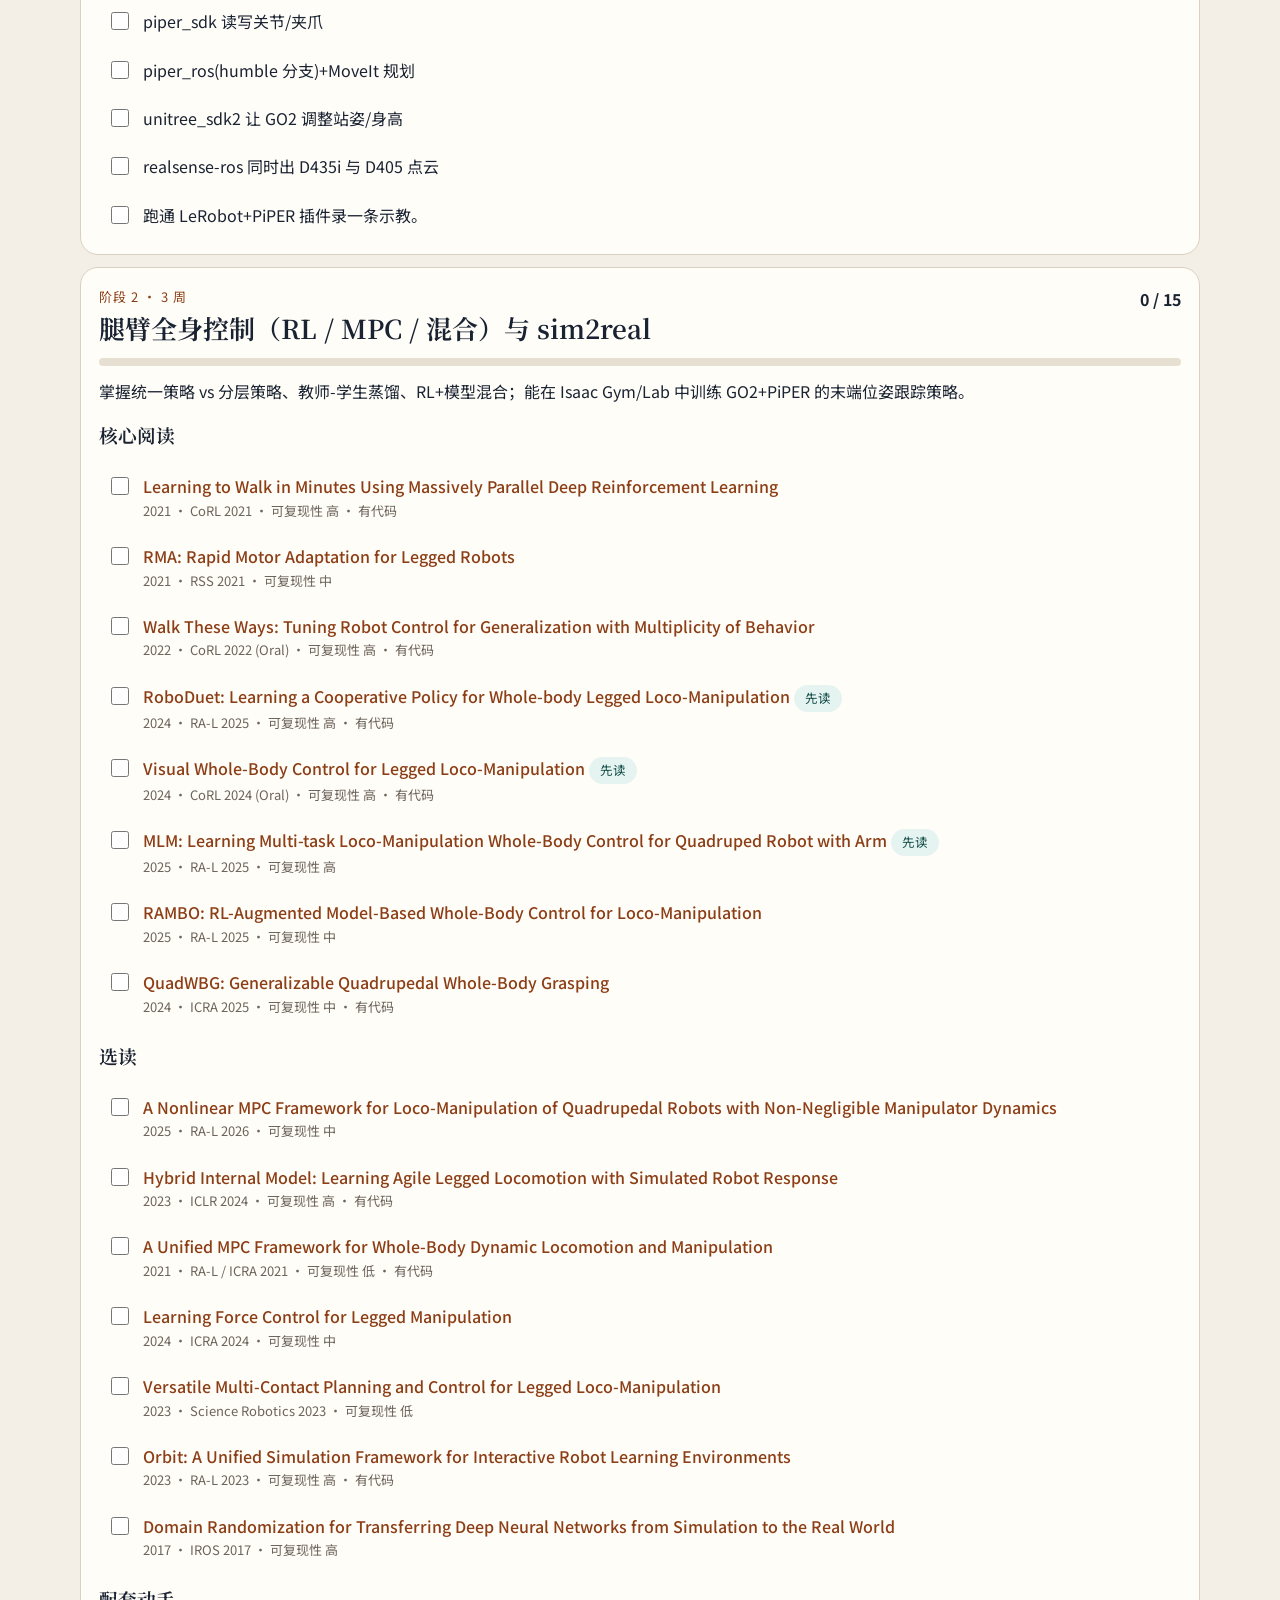
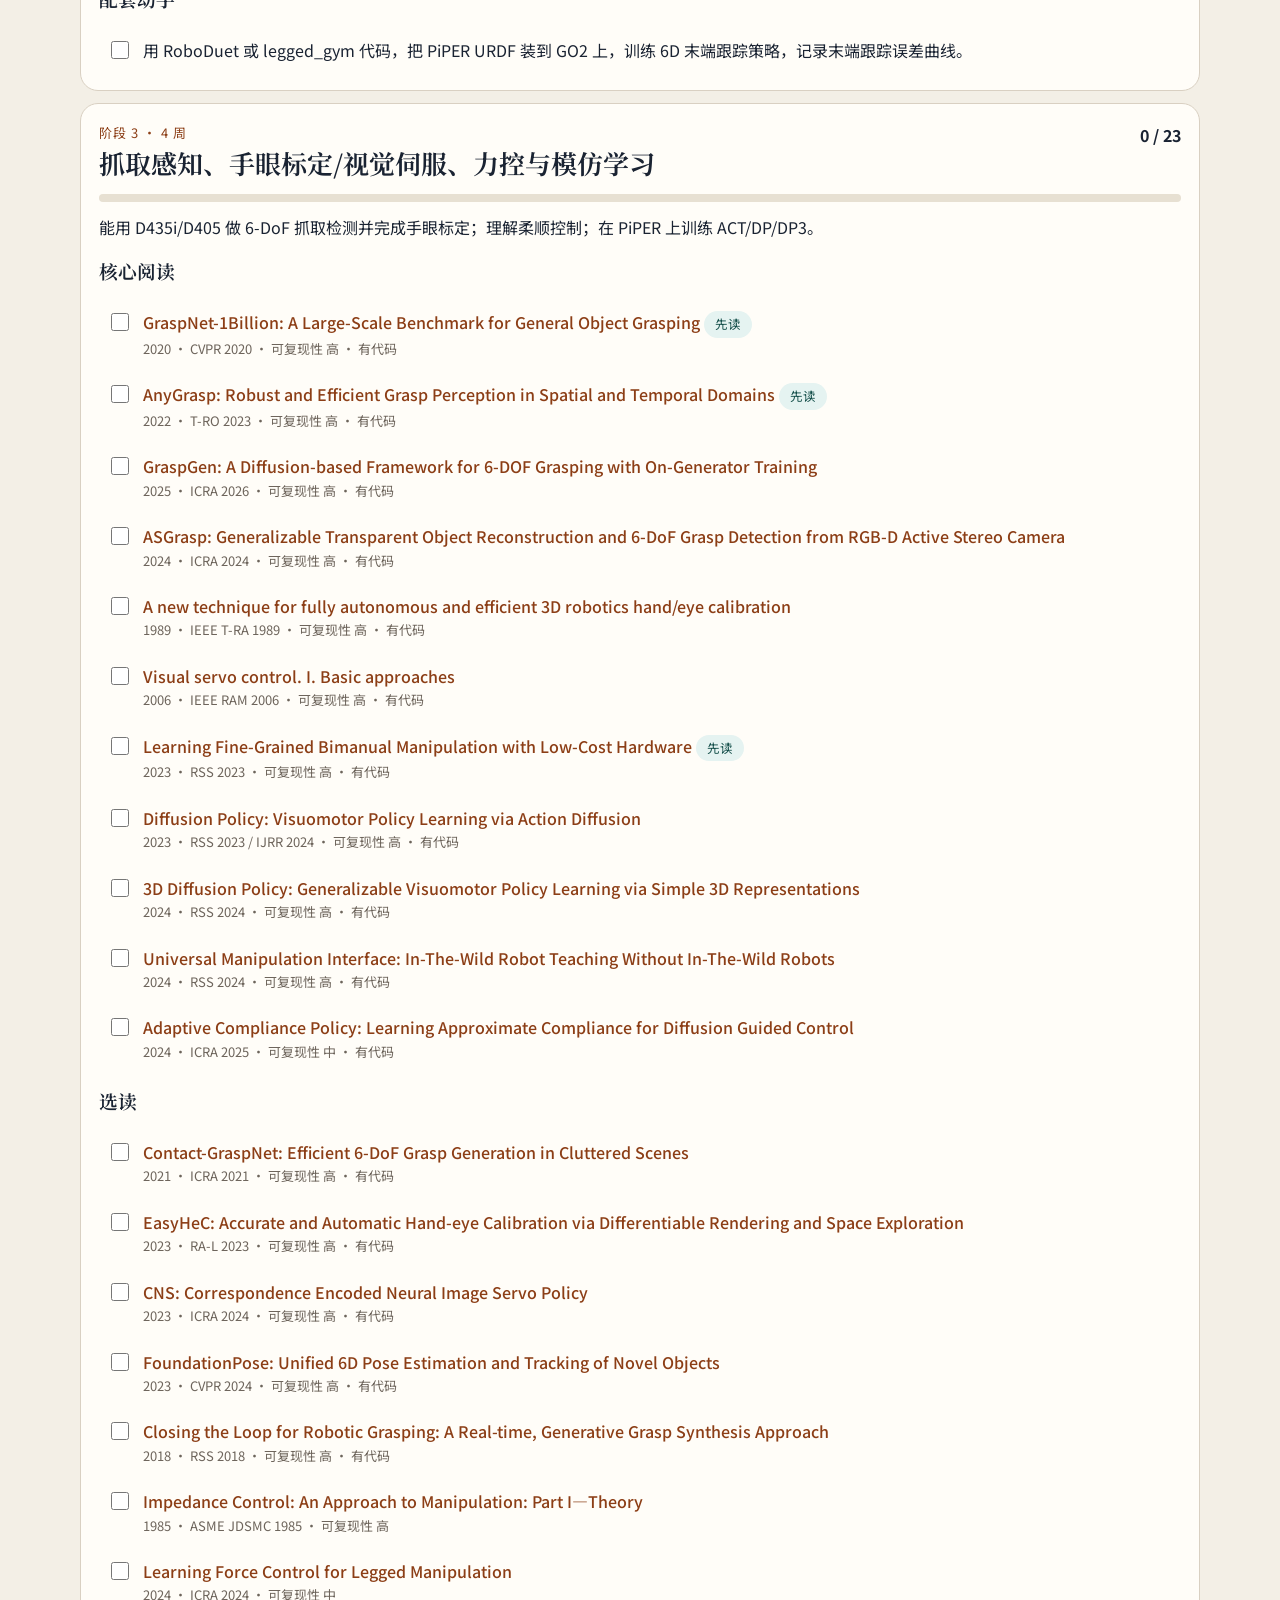
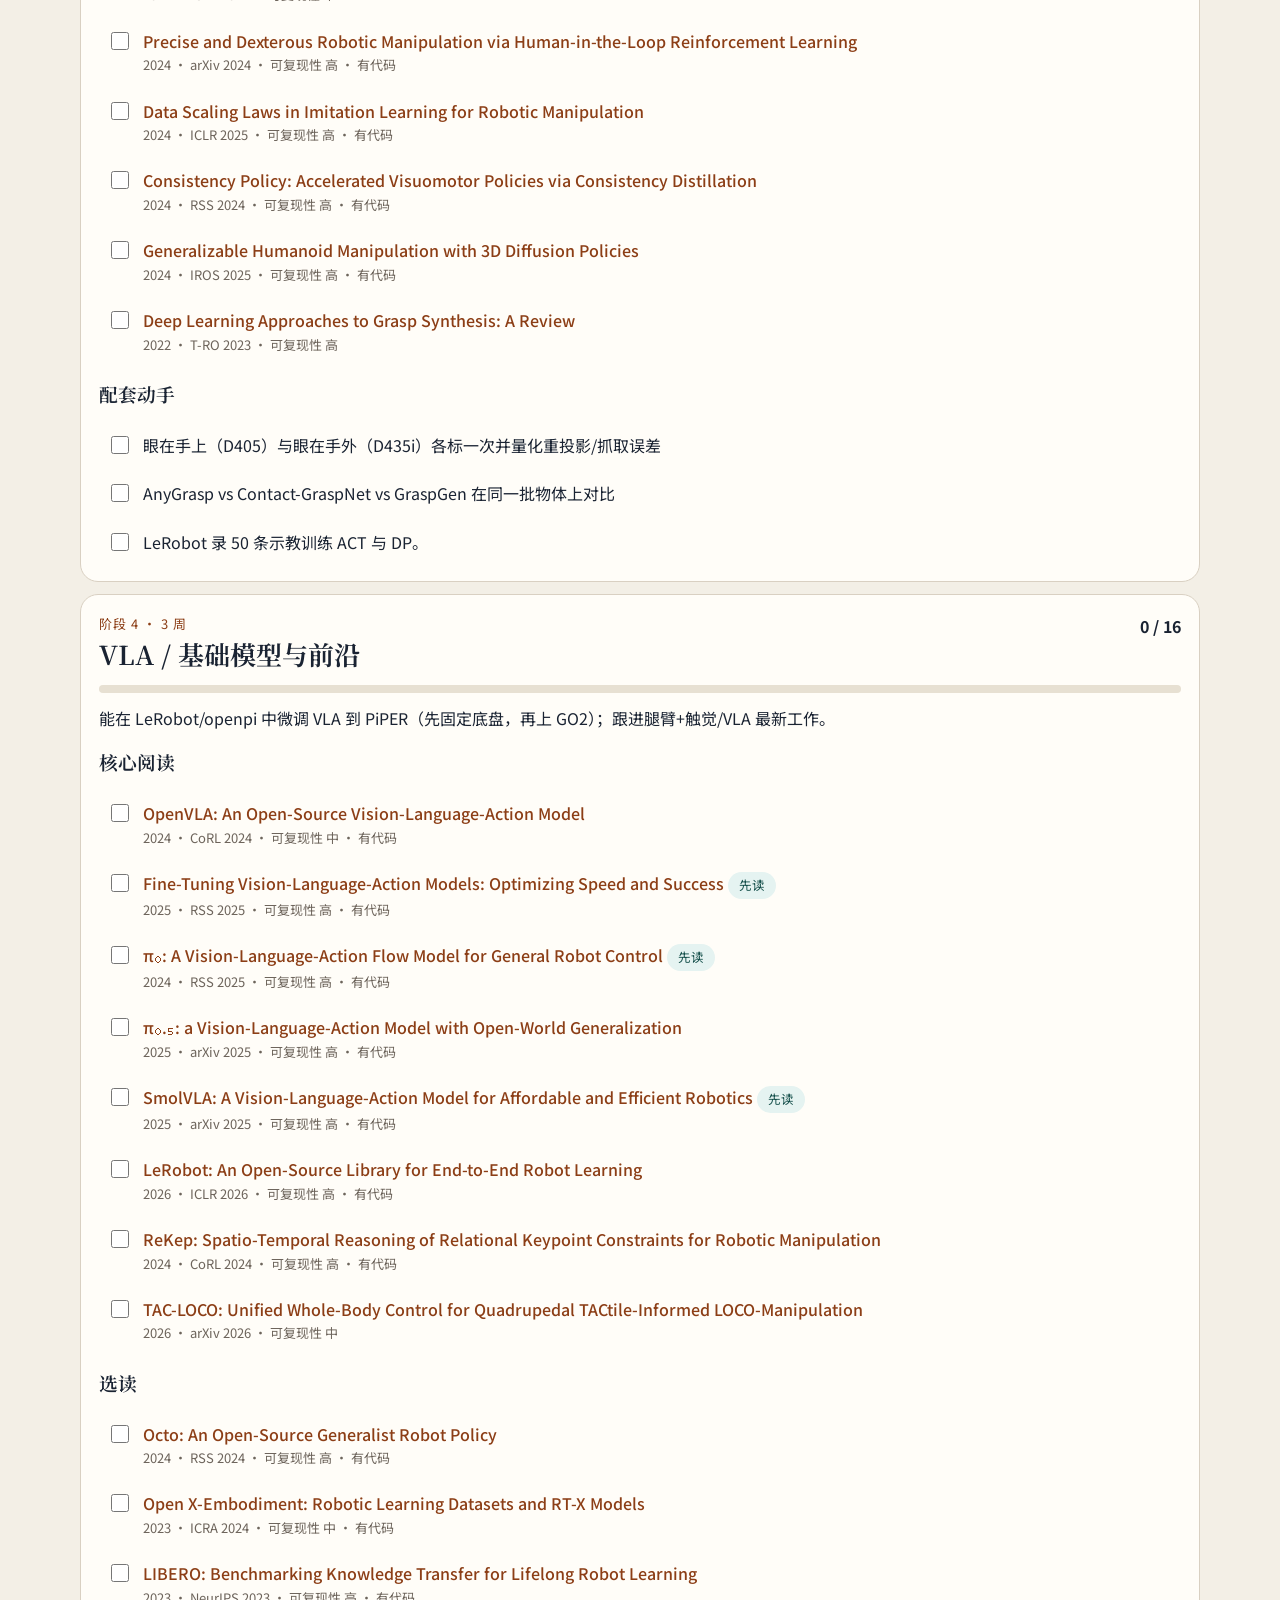
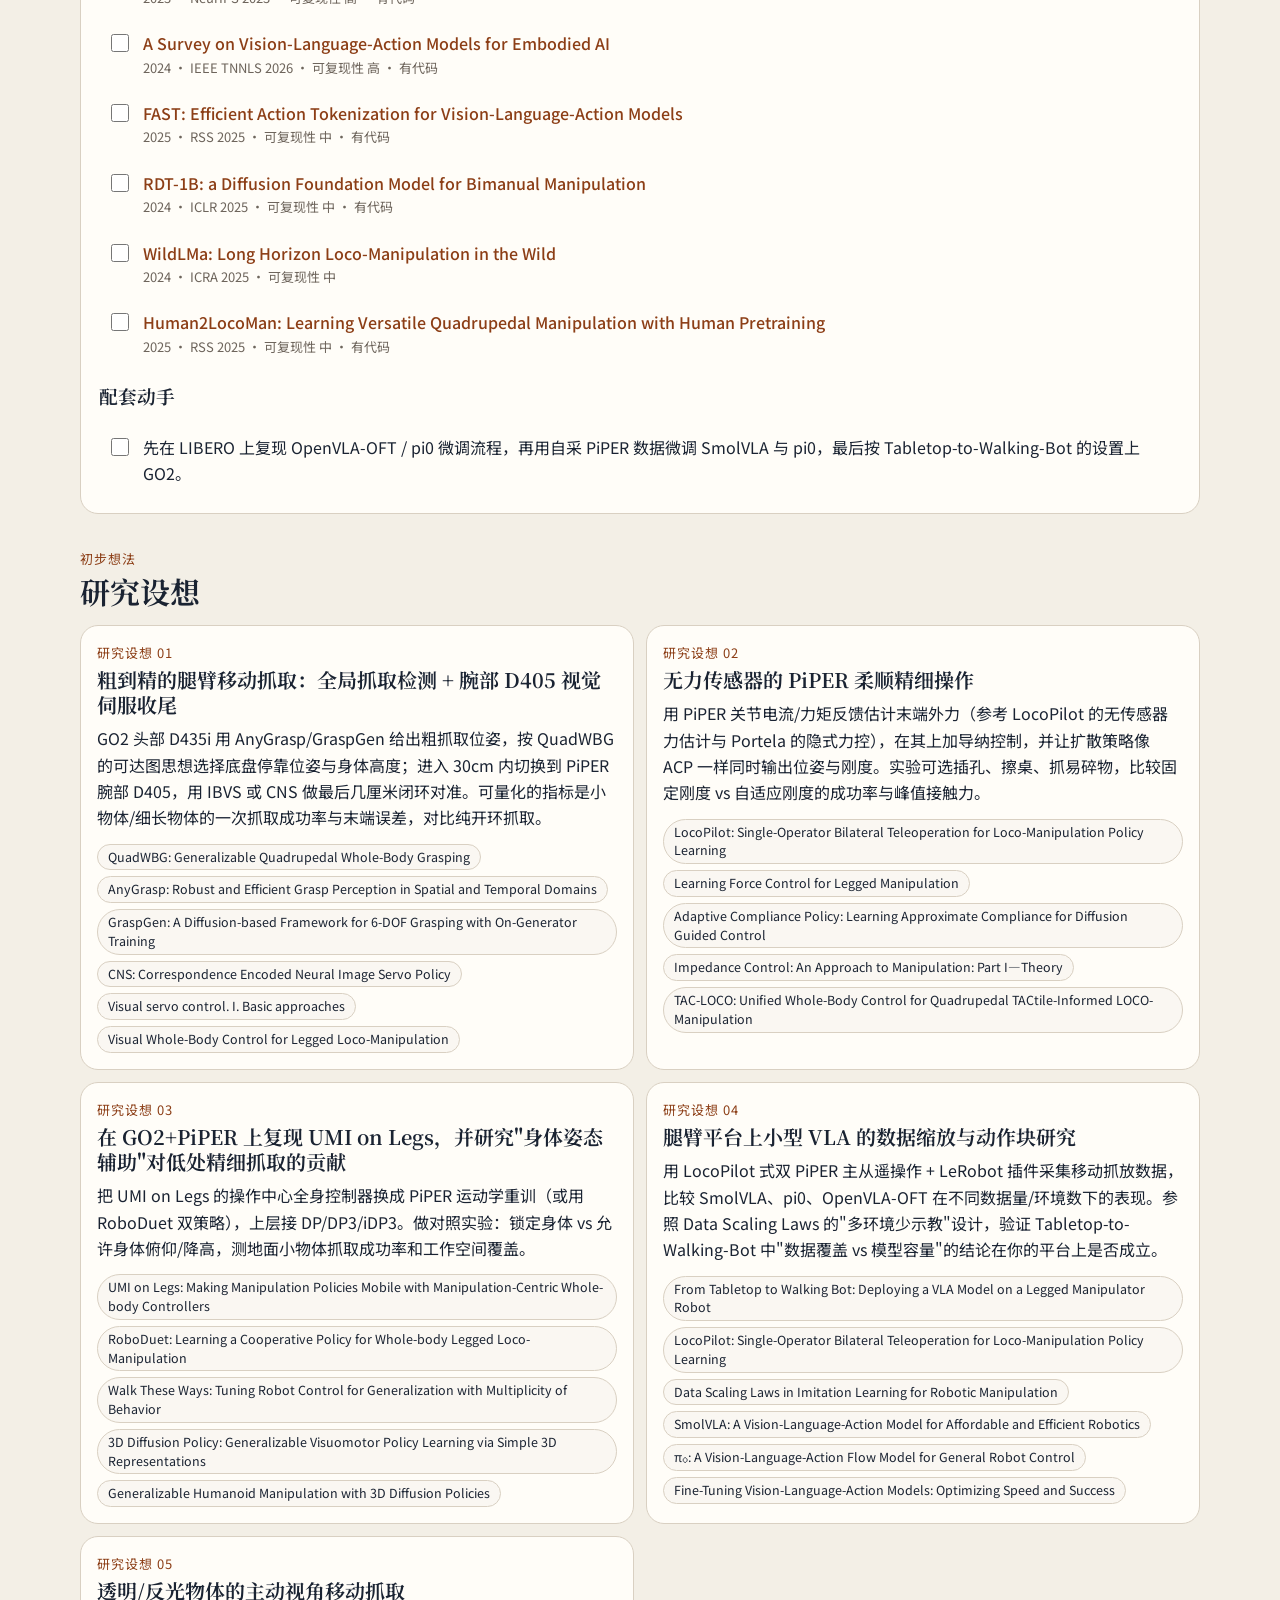
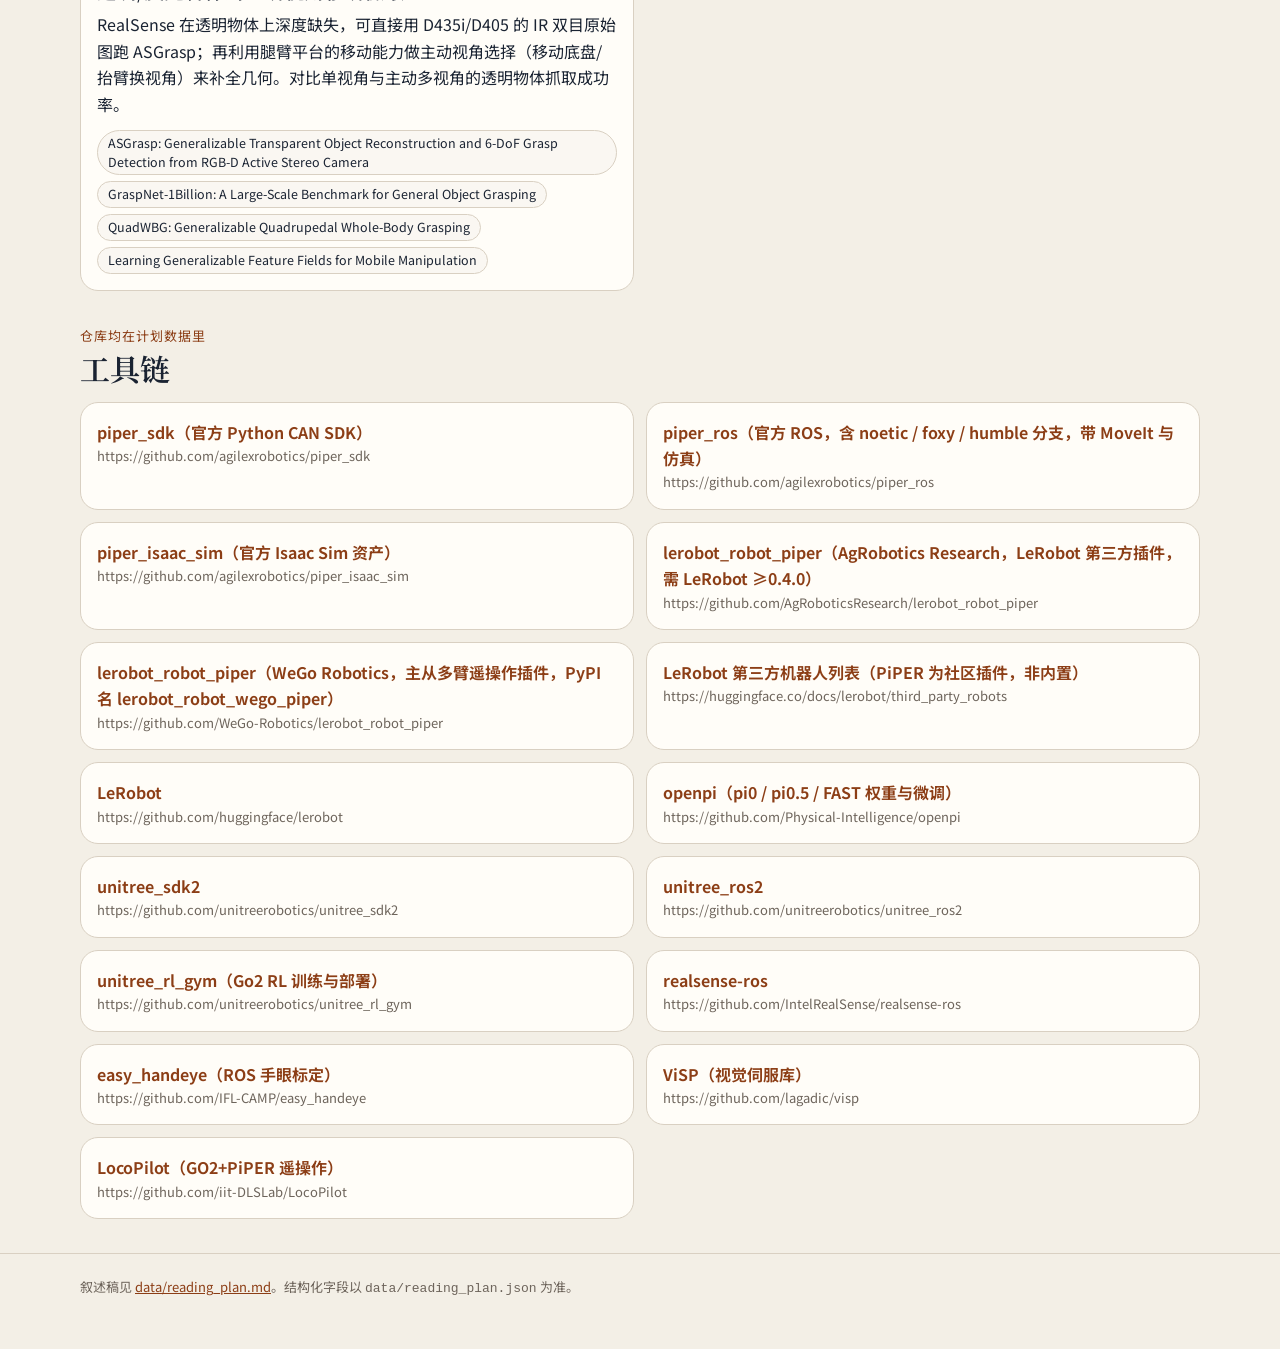
<file: plan.html>
<!DOCTYPE html>
<html lang="zh-CN">
<head>
  <meta charset="utf-8">
  <meta name="viewport" content="width=device-width, initial-scale=1">
  <title>阅读计划 · 腿臂抓取论文库</title>
  <meta name="description" content="四阶段、十二周的腿臂移动操作阅读计划，勾选进度存在本机。">
  <link rel="icon" href="assets/favicon.svg" type="image/svg+xml">
  <link rel="alternate" type="application/json" href="site.json" title="site manifest">
  <link rel="preconnect" href="https://fonts.googleapis.com">
  <link rel="preconnect" href="https://fonts.gstatic.com" crossorigin>
  <link href="https://fonts.googleapis.com/css2?family=Newsreader:ital,opsz,wght@0,6..72,500;0,6..72,650;1,6..72,500&family=Noto+Sans+SC:wght@400;500;700&family=Noto+Serif+SC:wght@600;700&display=swap" rel="stylesheet">
  <link rel="stylesheet" href="assets/styles.css">
</head>
<body>
  <a class="skip" href="#main">跳到正文</a>
  <header class="site-header">
    <div class="wrap">
      <a class="brand" href="index.html">
        <svg class="brand-mark" viewBox="0 0 48 48" aria-hidden="true"><rect width="48" height="48" rx="12" fill="#1a2332"/><path d="M8 34h32" stroke="#e7d7c4" stroke-width="1.4"/><path d="M12 27.5 16.5 19h12.5l5 6.5" fill="none" stroke="#f6f1e7" stroke-width="1.8"/><path d="M28.5 19.5 35 12.5l6.5 3" fill="none" stroke="#e7a27a" stroke-width="1.8"/></svg>
        <span><strong>腿臂抓取论文库</strong><small>GO2 · PiPER · RealSense</small></span>
      </a>
      <button class="nav-toggle" type="button" aria-expanded="false" aria-controls="site-nav">菜单</button>
      <nav id="site-nav" class="site-nav" aria-label="主导航">
        <a href="index.html">总览</a>
        <a href="library.html">论文库</a>
        <a href="plan.html" aria-current="page">阅读计划</a>
        <a href="daily.html">每日前沿</a>
      </nav>
    </div>
  </header>
  <main id="main">
    <div class="wrap" id="plan">
      <div class="page-intro">
        <noscript><p class="banner">需要启用 JavaScript 才能加载阅读计划。</p></noscript>
        <p id="status" class="banner" hidden></p>
        <p class="kicker" id="plan-updated">12 周</p>
        <h1>阅读计划</h1>
        <p class="muted">四个阶段接在一条 12 周的时间轴上。勾选存在这台浏览器的 localStorage，不会上传。周次只表示阶段长度，JSON 里没有把论文分到具体某一周。</p>
      </div>
      <section class="section" aria-labelledby="timeline-title">
        <div class="section-head">
          <h2 id="timeline-title">时间轴</h2>
          <button type="button" class="btn btn-line" id="reset-progress">清除本机进度</button>
        </div>
        <p id="total-progress-label" class="muted">正在统计</p>
        <div class="progress" aria-hidden="true"><i id="total-progress"></i></div>
        <div id="timeline" class="weeks"></div>
      </section>
      <div id="stages"></div>
      <section class="section" aria-labelledby="idea-title">
        <div class="section-head">
          <div>
            <p class="kicker">初步想法</p>
            <h2 id="idea-title">研究设想</h2>
          </div>
        </div>
        <div id="ideas" class="ideas"></div>
      </section>
      <section class="section" aria-labelledby="tool-title">
        <div class="section-head">
          <div>
            <p class="kicker">仓库均在计划数据里</p>
            <h2 id="tool-title">工具链</h2>
          </div>
        </div>
        <div id="tools" class="tools"></div>
      </section>
    </div>
  </main>
  <footer class="site-footer">
    <div class="wrap"><p>叙述稿见 <a href="data/reading_plan.md">data/reading_plan.md</a>。结构化字段以 <code>data/reading_plan.json</code> 为准。</p></div>
  </footer>
  <script src="assets/common.js"></script>
  <script src="assets/plan.js"></script>
</body>
</html>
</file>
<file: assets/styles.css>
:root {
  --bg: #f3efe6;
  --bg-deep: #e7e0d2;
  --ink: #1a2332;
  --ink-soft: #3c4656;
  --muted: #6d645b;
  --line: #d9d0c2;
  --card: #fffdf8;
  --copper: #b85a2a;
  --copper-deep: #8c3e16;
  --teal: #1d6a64;
  --teal-ink: #134e49;
  --gold: #a9782f;
  --shadow: 0 16px 40px rgba(36, 28, 18, 0.08);
  --serif: "Noto Serif SC", "Songti SC", "Source Han Serif SC", serif;
  --sans: "Noto Sans SC", "PingFang SC", "WenQuanYi Micro Hei", "Droid Sans Fallback", "Noto Sans", sans-serif;
  --latin: "Newsreader", "Iowan Old Style", Palatino, Georgia, serif;
  --header: 72px;
  color-scheme: light;
}

* { box-sizing: border-box; }
html { scroll-behavior: smooth; }
body {
  margin: 0;
  color: var(--ink);
  font-family: var(--sans);
  font-size: 16px;
  line-height: 1.65;
  background:
    radial-gradient(900px 420px at 0% -10%, rgba(184, 90, 42, 0.08), transparent 60%),
    linear-gradient(180deg, #f7f4ee 0%, var(--bg) 280px);
}
img, svg { max-width: 100%; }
a { color: var(--copper-deep); }
button, input, select { font: inherit; color: inherit; }
h1, h2, h3, h4 { font-family: var(--serif); line-height: 1.25; font-weight: 650; }
p { margin: 0 0 0.8em; }

.skip {
  position: absolute;
  left: 12px;
  top: -40px;
  background: var(--ink);
  color: white;
  padding: 8px 12px;
  z-index: 50;
}
.skip:focus { top: 8px; }

.wrap { width: min(1120px, calc(100% - 32px)); margin-inline: auto; }
.site-header {
  position: sticky;
  top: 0;
  z-index: 30;
  height: var(--header);
  display: flex;
  align-items: center;
  backdrop-filter: blur(14px);
  background: rgba(243, 239, 230, 0.9);
  border-bottom: 1px solid rgba(217, 208, 194, 0.9);
}
.site-header .wrap { display: flex; align-items: center; gap: 20px; width: min(1120px, calc(100% - 32px)); }
.brand {
  display: flex;
  align-items: center;
  gap: 10px;
  text-decoration: none;
  color: inherit;
  margin-right: auto;
}
.brand strong { display: block; font-size: 16px; letter-spacing: 0.01em; }
.brand small { display: block; color: var(--muted); font-size: 12px; letter-spacing: 0.04em; }
.brand-mark { width: 36px; height: 36px; display: block; }
.site-nav { display: flex; gap: 6px; }
.site-nav a {
  text-decoration: none;
  color: var(--ink-soft);
  padding: 8px 12px;
  border-radius: 999px;
  font-size: 15px;
}
.site-nav a[aria-current="page"], .site-nav a:hover { background: white; color: var(--ink); }
.nav-toggle {
  display: none;
  border: 1px solid var(--line);
  background: white;
  border-radius: 999px;
  min-height: 40px;
  padding: 0 14px;
}

.hero {
  margin-top: 22px;
  background: var(--ink);
  color: #f6f1e7;
  border-radius: 28px;
  padding: 42px 42px 22px;
  position: relative;
  overflow: hidden;
  box-shadow: var(--shadow);
}
.hero::after {
  content: "";
  position: absolute;
  width: 460px;
  height: 460px;
  right: -120px;
  top: -160px;
  background: radial-gradient(circle, rgba(184, 90, 42, 0.48), transparent 68%);
  pointer-events: none;
}
.hero-grid { display: grid; grid-template-columns: 1.3fr 0.7fr; gap: 20px; position: relative; z-index: 1; }
.eyebrow {
  letter-spacing: 0.14em;
  text-transform: uppercase;
  font-size: 12px;
  color: #e7c2ae;
  margin-bottom: 10px;
}
.hero h1 { font-size: clamp(34px, 5vw, 58px); margin: 0 0 12px; color: white; }
.lede { font-size: 18px; color: #e6dfd4; max-width: 42em; }
.hero-actions { display: flex; flex-wrap: wrap; gap: 10px; margin: 18px 0 8px; }
.hero-figure { align-self: end; color: #f6f1e7; }
.hero-figure svg { width: 100%; height: auto; }
.chips { display: flex; flex-wrap: wrap; gap: 8px; margin: 14px 0 0; padding: 0; list-style: none; }
.chips li, .tag, .badge {
  display: inline-flex;
  align-items: center;
  border-radius: 999px;
  padding: 3px 10px;
  font-size: 12.5px;
  line-height: 1.5;
}
.chips li { background: rgba(255,255,255,0.08); border: 1px solid rgba(255,255,255,0.14); color: #f3ebe3; }

.btn {
  display: inline-flex;
  align-items: center;
  justify-content: center;
  min-height: 44px;
  padding: 0 16px;
  border-radius: 999px;
  text-decoration: none;
  border: 1px solid transparent;
  cursor: pointer;
  background: transparent;
}
.btn-primary { background: var(--copper); color: white; }
.btn-primary:hover { background: var(--copper-deep); }
.btn-ghost { border-color: rgba(255,255,255,0.35); color: white; }
.btn-line { border-color: var(--line); background: white; color: var(--ink); }
.btn[aria-pressed="true"] { background: var(--ink); color: white; border-color: var(--ink); }

.stat-row {
  position: relative;
  z-index: 1;
  display: grid;
  grid-template-columns: repeat(4, 1fr);
  gap: 10px;
  margin-top: 22px;
}
.stat {
  background: rgba(255,255,255,0.06);
  border: 1px solid rgba(255,255,255,0.1);
  border-radius: 16px;
  padding: 12px 14px 10px;
}
.stat b {
  display: block;
  font-family: var(--latin);
  font-size: 32px;
  font-weight: 650;
  letter-spacing: -0.03em;
  font-variant-numeric: tabular-nums;
}
.stat span { color: #d9d0c4; font-size: 13px; }

.section { margin: 34px 0; }
.section-head { display: flex; justify-content: space-between; gap: 16px; align-items: end; margin-bottom: 14px; }
.section-head h2 { margin: 0; font-size: 30px; }
.kicker { color: var(--copper-deep); font-size: 13px; letter-spacing: 0.08em; margin: 0 0 4px; }
.muted { color: var(--muted); }
.panel {
  background: var(--card);
  border: 1px solid var(--line);
  border-radius: 20px;
  padding: 16px 16px 12px;
  box-shadow: 0 1px 0 rgba(255,255,255,0.7) inset;
}
.chart-grid, .split, .card-grid { display: grid; gap: 14px; }
.chart-grid { grid-template-columns: 1.3fr 1fr; }
.chart-box { height: 280px; position: relative; }
.chart-box canvas { width: 100% !important; height: 100% !important; }
.data-table { margin-top: 8px; }
.data-table summary { cursor: pointer; color: var(--muted); font-size: 13px; }
table { width: 100%; border-collapse: collapse; font-size: 14px; }
th, td { text-align: left; padding: 8px 10px; border-bottom: 1px solid var(--line); vertical-align: top; }
th { font-weight: 500; color: var(--muted); font-size: 12px; }

.top3 { display: grid; grid-template-columns: repeat(3, 1fr); gap: 14px; }
.top-card {
  background: var(--card);
  border: 1px solid var(--line);
  border-radius: 22px;
  padding: 18px 18px 16px;
  display: flex;
  flex-direction: column;
  min-height: 280px;
}
.idx {
  font-family: var(--latin);
  color: var(--copper);
  font-size: 28px;
  letter-spacing: -0.04em;
}
.top-card h3 { font-family: var(--latin); font-size: 22px; margin: 8px 0; }
.top-card .meta { color: var(--muted); font-size: 13px; }
.top-card p { flex: 1; }
.row-links { display: flex; flex-wrap: wrap; gap: 8px 12px; margin-top: 8px; }
.row-links a { font-size: 14px; }

.digest-preview .item + .item { border-top: 1px solid var(--line); margin-top: 10px; padding-top: 10px; }
.digest-preview h3 { font-family: var(--latin); font-size: 18px; margin: 0 0 4px; }

.empty-state {
  background: var(--card);
  border: 1px dashed #c9b8a2;
  border-radius: 22px;
  padding: 28px 22px;
  text-align: center;
  max-width: 640px;
  margin-inline: auto;
}
.empty-state h2, .empty-state h3 { margin-top: 0; }
.empty-mark {
  width: 72px;
  height: 72px;
  margin: 0 auto 8px;
  color: var(--copper);
}

.banner {
  background: #fff6ea;
  border: 1px solid #efd3b4;
  color: #6b3d12;
  border-radius: 12px;
  padding: 10px 12px;
}

.page-intro { padding: 26px 0 8px; }
.page-intro h1 { font-size: clamp(32px, 4vw, 46px); margin: 0 0 8px; }

.toolbar {
  position: sticky;
  top: var(--header);
  z-index: 15;
  background: rgba(243, 239, 230, 0.94);
  backdrop-filter: blur(12px);
  border-bottom: 1px solid var(--line);
  padding: 10px 0;
}
.filters { display: grid; grid-template-columns: 1.4fr repeat(5, minmax(0, 1fr)); gap: 8px; }
.field { display: flex; flex-direction: column; gap: 4px; font-size: 12px; color: var(--muted); }
.field input, .field select {
  width: 100%;
  min-height: 42px;
  border-radius: 12px;
  border: 1px solid var(--line);
  background: white;
  padding: 0 10px;
}
.toolbar-row { display: flex; justify-content: space-between; gap: 10px; align-items: end; margin-top: 8px; flex-wrap: wrap; }
.view-toggle { display: flex; gap: 6px; align-items: end; flex-wrap: wrap; }
a.tag { text-decoration: none; color: inherit; }

.treemap-layout { display: grid; grid-template-columns: 1.5fr 0.8fr; gap: 14px; align-items: stretch; }
.treemap { height: 320px; position: relative; }
.treemap button {
  position: absolute;
  border: 1px solid rgba(26, 35, 50, 0.08);
  border-radius: 10px;
  padding: 8px;
  text-align: left;
  overflow: hidden;
  cursor: pointer;
  line-height: 1.25;
}
.treemap button strong {
  display: -webkit-box;
  -webkit-line-clamp: 3;
  -webkit-box-orient: vertical;
  overflow: hidden;
  font-size: 12.5px;
  font-weight: 650;
}
.treemap button span { font-family: var(--latin); font-size: 18px; }
.treemap button[aria-pressed="true"] { outline: 2px solid var(--ink); outline-offset: -3px; }
.tag-cloud { display: flex; flex-wrap: wrap; gap: 6px; align-content: flex-start; }
.tag {
  border: 1px solid var(--line);
  background: #faf7f2;
  color: var(--ink-soft);
  cursor: pointer;
}
.tag[aria-pressed="true"], .tag:hover { border-color: var(--copper); color: var(--copper-deep); }
.badge { background: #f3efe6; color: var(--ink-soft); border: 1px solid transparent; }
.badge.high { background: #e5f3f1; color: var(--teal-ink); }
.badge.mid { background: #f8efd8; color: #7a5410; }
.badge.low { background: #f6e6e4; color: #7a3140; }
.badge.code { background: #e7eef8; color: #1f4e79; }

.cards { display: grid; grid-template-columns: 1fr 1fr; gap: 12px; }
.paper-card, .candidate, .idea, .stage, .tool {
  background: var(--card);
  border: 1px solid var(--line);
  border-radius: 18px;
}
.paper-card { padding: 14px 14px 12px; }
.paper-card h3, .candidate h3 { font-family: var(--latin); font-size: 20px; margin: 8px 0 4px; }
.paper-meta, .meta { color: var(--muted); font-size: 13px; }
.tag-row { display: flex; flex-wrap: wrap; gap: 6px; margin-top: 8px; }
.expand {
  margin-top: 10px;
  border-top: 1px solid var(--line);
  padding-top: 10px;
}
.callout {
  background: #f7f3ea;
  border-radius: 12px;
  padding: 8px 10px;
  margin: 8px 0;
}
.table-wrap { overflow-x: auto; background: var(--card); border: 1px solid var(--line); border-radius: 18px; }
table.papers tr { cursor: pointer; }
table.papers tr.is-open { background: #fbf7f0; }
table.papers a { font-family: var(--latin); font-size: 16px; }

.weeks { display: grid; grid-template-columns: repeat(12, 1fr); gap: 6px; margin: 8px 0 18px; }
.week-block {
  grid-column: span var(--span);
  border: 0;
  border-radius: 14px;
  min-height: 74px;
  text-align: left;
  padding: 10px 12px;
  cursor: pointer;
  color: var(--ink);
}
.week-block b { display: block; font-size: 14px; }
.week-block span { font-size: 12px; color: var(--ink-soft); }
.tone-1 { background: #d5ebe7; }
.tone-2 { background: #f3d7c4; }
.tone-3 { background: #d5e2f2; }
.tone-4 { background: #f0d5e0; }
.stage { padding: 18px; margin: 12px 0; scroll-margin-top: 92px; }
.stage header { display: flex; justify-content: space-between; gap: 12px; align-items: start; }
.stage h2 { margin: 0 0 6px; font-size: 26px; }
.progress {
  height: 8px;
  background: var(--bg-deep);
  border-radius: 99px;
  overflow: hidden;
  margin: 8px 0 12px;
}
.progress i { display: block; height: 100%; background: var(--teal); width: 0; }
.read-list { display: flex; flex-direction: column; gap: 6px; }
.read-row {
  display: grid;
  grid-template-columns: 28px 1fr;
  gap: 8px;
  align-items: start;
  padding: 8px;
  border-radius: 12px;
}
.read-row:hover { background: #faf7f2; }
.read-row input { width: 18px; height: 18px; margin-top: 4px; }
.read-row a { font-weight: 500; text-decoration: none; }
.read-row a:hover { text-decoration: underline; }
.practice { margin-top: 8px; }
.ideas, .tools { display: grid; grid-template-columns: 1fr 1fr; gap: 12px; }
.idea, .tool { padding: 16px; }
.idea h3, .tool h3 { margin: 0 0 8px; font-size: 20px; }
.tool a { text-decoration: none; font-weight: 650; }
.span-2 { grid-column: 1 / -1; }

.daily-layout { display: grid; grid-template-columns: 220px 1fr; gap: 16px; align-items: start; }
.daily-layout:has(#archive[hidden]) { grid-template-columns: 1fr; }
.archive {
  position: sticky;
  top: 88px;
  background: var(--card);
  border: 1px solid var(--line);
  border-radius: 18px;
  padding: 10px;
}
.archive button {
  width: 100%;
  text-align: left;
  border: 0;
  background: transparent;
  border-radius: 10px;
  padding: 8px 10px;
  cursor: pointer;
}
.archive button[aria-current="true"] { background: var(--ink); color: white; }
.candidate, .digest-item { padding: 16px; margin: 0 0 12px; }
.score {
  font-family: var(--latin);
  font-size: 28px;
  color: var(--copper-deep);
  font-variant-numeric: tabular-nums;
}
.digest-top { display: flex; justify-content: space-between; gap: 12px; }

.site-footer { border-top: 1px solid var(--line); padding: 22px 0 40px; color: var(--muted); font-size: 13px; }
[hidden] { display: none !important; }
.sr-only {
  position: absolute;
  width: 1px;
  height: 1px;
  padding: 0;
  margin: -1px;
  overflow: hidden;
  clip: rect(0,0,0,0);
  border: 0;
}
:focus-visible { outline: 2px solid var(--copper); outline-offset: 2px; }
@media (prefers-reduced-motion: reduce) {
  html { scroll-behavior: auto; }
}

@media (max-width: 980px) {
  .hero-grid, .chart-grid, .top3, .treemap-layout, .cards, .ideas, .daily-layout { grid-template-columns: 1fr; }
  .stat-row { grid-template-columns: 1fr 1fr; }
  .filters { grid-template-columns: 1fr 1fr; }
  .archive { position: static; }
  .hero-figure { display: none; }
}
@media (max-width: 720px) {
  .nav-toggle { display: inline-flex; }
  .site-nav {
    display: none;
    position: absolute;
    top: var(--header);
    left: 0;
    right: 0;
    flex-direction: column;
    padding: 10px 16px 14px;
    background: #f7f4ee;
    border-bottom: 1px solid var(--line);
  }
  .site-nav.is-open { display: flex; }
  .hero { padding: 26px 18px 16px; border-radius: 20px; }
  .weeks { display: flex; flex-direction: column; }
  .week-block { width: 100%; }
  .filters, .ideas, .tools { grid-template-columns: 1fr; }
  .section-head { flex-direction: column; align-items: start; }
}
</file>
